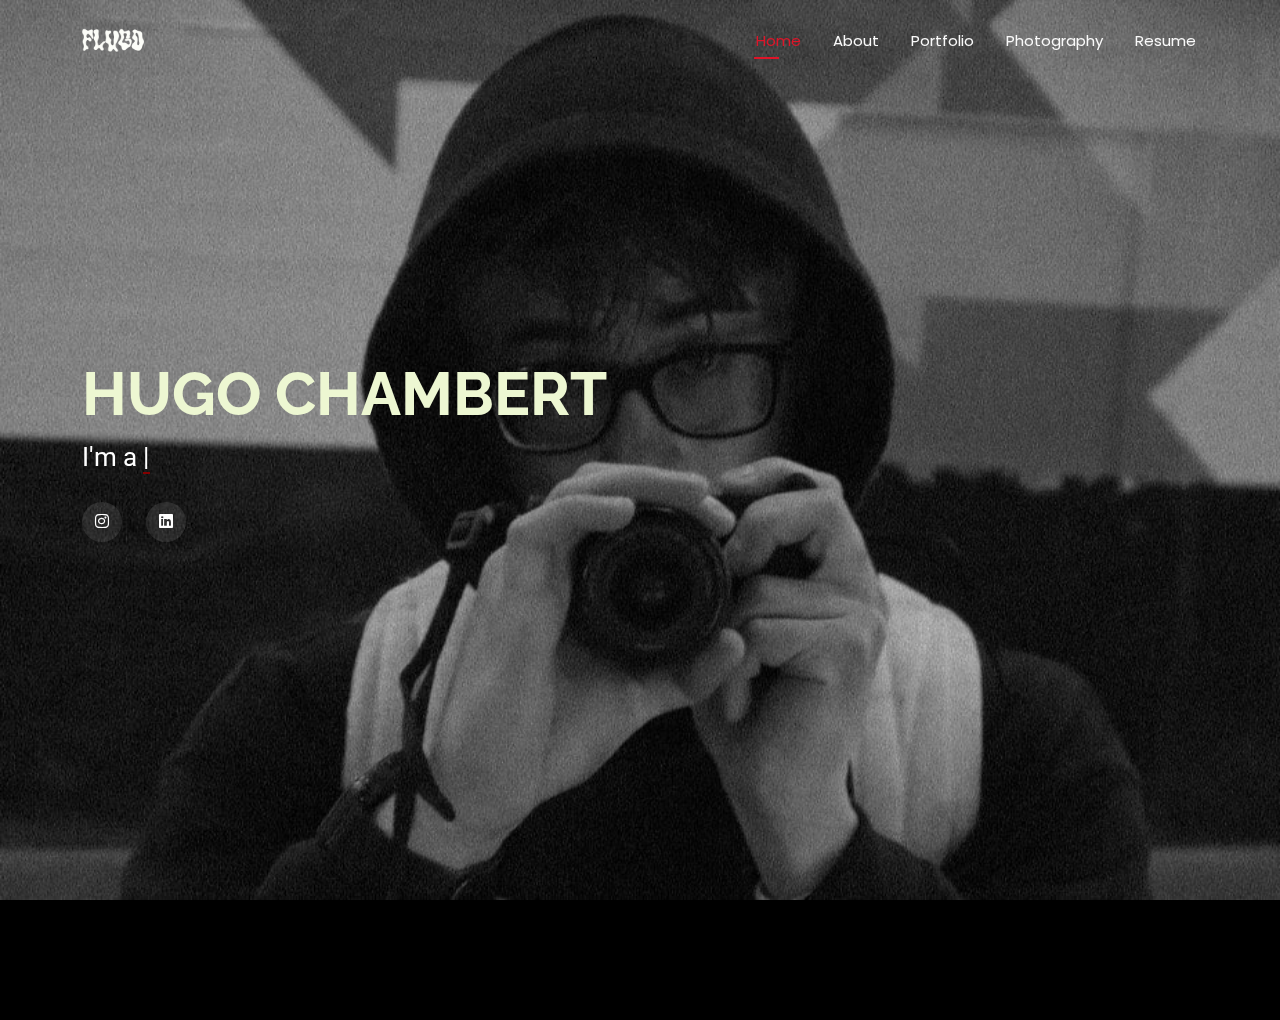
<file: index.html>
<!DOCTYPE html>
<html lang="en">

<head>
  <meta charset="utf-8">
  <meta content="width=device-width, initial-scale=1.0" name="viewport">
  <title>FLUGO [PORTFOLIO]</title>
  <meta name="description" content="">
  <meta name="keywords" content="">

  <!-- Fonts -->
  <link href="https://fonts.googleapis.com" rel="preconnect">
  <link href="https://fonts.gstatic.com" rel="preconnect" crossorigin>
  <link href="https://fonts.googleapis.com/css2?family=Roboto:ital,wght@0,100;0,300;0,400;0,500;0,700;0,900;1,100;1,300;1,400;1,500;1,700;1,900&family=Poppins:ital,wght@0,100;0,200;0,300;0,400;0,500;0,600;0,700;0,800;0,900;1,100;1,200;1,300;1,400;1,500;1,600;1,700;1,800;1,900&family=Raleway:ital,wght@0,100;0,200;0,300;0,400;0,500;0,600;0,700;0,800;0,900;1,100;1,200;1,300;1,400;1,500;1,600;1,700;1,800;1,900&display=swap" rel="stylesheet">

  <!-- CSS Files -->
  <link href="assets/vendor/bootstrap/css/bootstrap.min.css" rel="stylesheet">
  <link href="assets/vendor/bootstrap-icons/bootstrap-icons.css" rel="stylesheet">
  <link href="assets/vendor/aos/aos.css" rel="stylesheet">
  <link href="assets/vendor/swiper/swiper-bundle.min.css" rel="stylesheet">
  <link href="assets/vendor/glightbox/css/glightbox.min.css" rel="stylesheet">

  <!-- Main CSS File -->
  <link href="assets/css/main.css" rel="stylesheet">
</head>

<body class="index-page">

  <header id="header" class="header d-flex align-items-center fixed-top">
    <div class="container-fluid container-xl position-relative d-flex align-items-center justify-content-between">

      <a href="index.html" class="logo d-flex align-items-center">
        <img src="assets/img/fugo.png" alt="">
      </a>

      <nav id="navmenu" class="navmenu">
        <ul>
          <li><a href="index.html" class="active">Home</a></li>
          <li><a href="about.html">About</a></li>
          <li><a href="portfolio.html">Portfolio</a></li>
          <li><a href="services.html">Photography</a></li>
          <li><a href="resume.html">Resume</a></li>
        </ul>
        <i class="mobile-nav-toggle d-xl-none bi bi-list"></i>
      </nav>

    </div>
  </header>

  <main class="main">

    <!-- Hero Section -->
    <section id="hero" class="hero section dark-background">

      <img src="assets/img/hero-bg-min.JPG" alt="" data-aos="fade-in">

      <div class="container" data-aos="zoom-out" data-aos-delay="100">
        <h2>HUGO CHAMBERT</h2>
        <p>I'm a <span class="typed" data-typed-items="Designer, Developer, Collaborator, Photographer">Photographer</span><span class="typed-cursor typed-cursor--blink"></span></p>
        <div class="social-links">
          <a href="https://www.instagram.com/ugo.chambert?igsh=anR5MGJsaDJobnV0&utm_source=qr"><i class="bi bi-instagram"></i></a>
          <a href="https://www.linkedin.com/in/hugo-chambert-a82566297?utm_source=share&utm_campaign=sha-re_via&utm_content=profile&utm_medium=ios_app"><i class="bi bi-linkedin"></i></a>
        </div>
      </div>

    </section><!-- /Hero Section -->

  </main>
  
  <section>
  <div class="page-header"></div>  
  </section>
  
  <!-- Scroll Top -->
  <a href="#" id="scroll-top" class="scroll-top d-flex align-items-center justify-content-center"><i class="bi bi-arrow-up-short"></i></a>

  <!-- Preloader -->
  <div id="preloader"></div>
  
  <!-- Vendor JS Files -->
  <script src="assets/vendor/bootstrap/js/bootstrap.bundle.min.js"></script>
  <script src="assets/vendor/php-email-form/validate.js"></script>
  <script src="assets/vendor/aos/aos.js"></script>
  <script src="assets/vendor/typed.js/typed.umd.js"></script>
  <script src="assets/vendor/purecounter/purecounter_vanilla.js"></script>
  <script src="assets/vendor/waypoints/noframework.waypoints.js"></script>
  <script src="assets/vendor/swiper/swiper-bundle.min.js"></script>
  <script src="assets/vendor/glightbox/js/glightbox.min.js"></script>
  <script src="assets/vendor/imagesloaded/imagesloaded.pkgd.min.js"></script>
  <script src="assets/vendor/isotope-layout/isotope.pkgd.min.js"></script>

  <!-- Main JS File -->
  <script src="assets/js/main.js"></script>

</body>

</html>
</file>
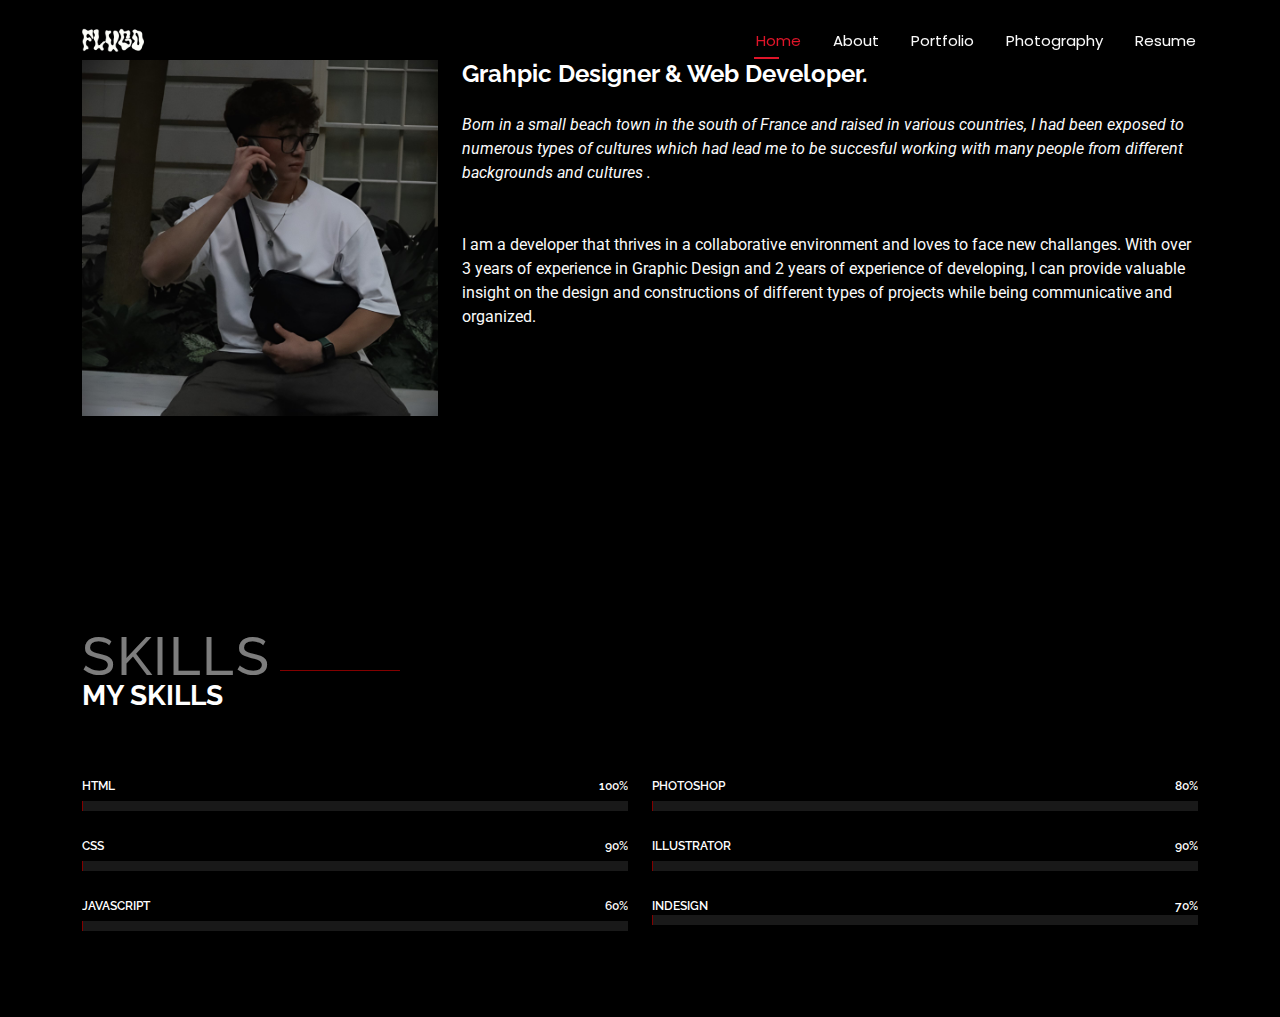
<file: about.html>
<!DOCTYPE html>
<html lang="en">

<head>
  <meta charset="utf-8">
  <meta content="width=device-width, initial-scale=1.0" name="viewport">
  <title>FLUGO [PORTFOLIO]</title>
  <meta name="description" content="">
  <meta name="keywords" content="">

  <!-- Fonts -->
  <link href="https://fonts.googleapis.com" rel="preconnect">
  <link href="https://fonts.gstatic.com" rel="preconnect" crossorigin>
  <link href="https://fonts.googleapis.com/css2?family=Roboto:ital,wght@0,100;0,300;0,400;0,500;0,700;0,900;1,100;1,300;1,400;1,500;1,700;1,900&family=Poppins:ital,wght@0,100;0,200;0,300;0,400;0,500;0,600;0,700;0,800;0,900;1,100;1,200;1,300;1,400;1,500;1,600;1,700;1,800;1,900&family=Raleway:ital,wght@0,100;0,200;0,300;0,400;0,500;0,600;0,700;0,800;0,900;1,100;1,200;1,300;1,400;1,500;1,600;1,700;1,800;1,900&display=swap" rel="stylesheet">

  <!-- Vendor CSS Files -->
  <link href="assets/vendor/bootstrap/css/bootstrap.min.css" rel="stylesheet">
  <link href="assets/vendor/bootstrap-icons/bootstrap-icons.css" rel="stylesheet">
  <link href="assets/vendor/aos/aos.css" rel="stylesheet">
  <link href="assets/vendor/swiper/swiper-bundle.min.css" rel="stylesheet">
  <link href="assets/vendor/glightbox/css/glightbox.min.css" rel="stylesheet">

  <!-- Main CSS File -->
  <link href="assets/css/main.css" rel="stylesheet">
</head>

<body class="about-page">

  <header id="header" class="header d-flex align-items-center fixed-top">
    <div class="container-fluid container-xl position-relative d-flex align-items-center justify-content-between">

      <a href="index.html" class="logo d-flex align-items-center">
        <!-- Uncomment the line below if you also wish to use an image logo -->
        <img src="assets/img/fugo.png" alt="">
        <!-- <img class="sitename" img src="assets/img/fugo.png"></img> -->
      </a>

      <nav id="navmenu" class="navmenu">
        <nav id="navmenu" class="navmenu">
          <ul>
            <li><a href="index.html" class="active">Home</a></li>
            <li><a href="about.html">About</a></li>
            <li><a href="portfolio.html">Portfolio</a></li>
            <li><a href="services.html">Photography</a></li>
            <li><a href="resume.html">Resume</a></li>
          </ul>
          <i class="mobile-nav-toggle d-xl-none bi bi-list"></i>
        </nav>
      </nav>

    </div>
  </header>

  <main class="main"></main>
  <!-- Page Title -->
  
    </div><!-- End Page Title -->

    <!-- About Section -->
    <section id="about" class="about section">

      <div class="container" data-aos="fade-up" data-aos-delay="100">
        <div class="row gy-4 justify-content-center">
          <div class="col-lg-4">
            <img src="assets/img/profile-img.jpg" class="img-fluid" alt="">
          </div>
          <div class="col-lg-8 content">
            <h2>Grahpic Designer &amp; Web Developer.</h2>
            <p class="fst-italic py-3">
              Born in a small beach town in the south of France and raised in various countries, I had been exposed to numerous types of cultures which had lead me to be succesful working with many people from different backgrounds and cultures . 
            </p>
            
            <p class="py-3">
              I am a developer that thrives in a collaborative environment and loves to face new challanges. With over 3 years of experience in Graphic Design and 2 years of experience of developing, I can provide valuable insight on the design and constructions of different types of projects while being communicative and organized.
            </p>
          </div>
        </div>

      </div>

    </section><!-- /About Section -->

    <!-- Stats Section -->
    <section id="stats" class="stats section">

    </section><!-- /Stats Section -->

    <!-- Skills Section -->
    <section id="skills" class="skills section">

      <!-- Section Title -->
      <div class="container section-title" data-aos="fade-up">
        <h2>Skills</h2>
        <div><span>My</span> <span class="description-title">Skills</span></div>
      </div><!-- End Section Title -->

      <div class="container" data-aos="fade-up" data-aos-delay="100">

        <div class="row skills-content skills-animation">

          <div class="col-lg-6">

            <div class="progress">
              <span class="skill"><span>HTML</span> <i class="val">100%</i></span>
              <div class="progress-bar-wrap">
                <div class="progress-bar" role="progressbar" aria-valuenow="100" aria-valuemin="0" aria-valuemax="100"></div>
              </div>
            </div><!-- End Skills Item -->

            <div class="progress">
              <span class="skill"><span>CSS</span> <i class="val">90%</i></span>
              <div class="progress-bar-wrap">
                <div class="progress-bar" role="progressbar" aria-valuenow="90" aria-valuemin="0" aria-valuemax="100"></div>
              </div>
            </div><!-- End Skills Item -->

            <div class="progress">
              <span class="skill"><span>JavaScript</span> <i class="val">60%</i></span>
              <div class="progress-bar-wrap">
                <div class="progress-bar" role="progressbar" aria-valuenow="75" aria-valuemin="0" aria-valuemax="100"></div>
              </div>
            </div><!-- End Skills Item -->

          </div>

          <div class="col-lg-6">

            <div class="progress">
              <span class="skill"><span>Photoshop</span> <i class="val">80%</i></span>
              <div class="progress-bar-wrap">
                <div class="progress-bar" role="progressbar" aria-valuenow="80" aria-valuemin="0" aria-valuemax="100"></div>
              </div>
            </div><!-- End Skills Item -->

            <div class="progress">
              <span class="skill"><span>Illustrator</span> <i class="val">90%</i></span>
              <div class="progress-bar-wrap">
                <div class="progress-bar" role="progressbar" aria-valuenow="90" aria-valuemin="0" aria-valuemax="100"></div>
              </div>
            </div><!-- End Skills Item -->

            <div class="progress">
              <span class="skill"><span>Indesign<span> <i class="val">70%</i></span>
              <div class="progress-bar-wrap">
                <div class="progress-bar" role="progressbar" aria-valuenow="55" aria-valuemin="0" aria-valuemax="100"></div>
              </div>
            </div><!-- End Skills Item -->

          </div>

        </div>

      </div>

    </section><!-- /Skills Section -->
    

  </main>

  <!-- Scroll Top -->
  <a href="#" id="scroll-top" class="scroll-top d-flex align-items-center justify-content-center"><i class="bi bi-arrow-up-short"></i></a>

  <!-- Preloader -->
  <div id="preloader"></div>

  <!-- Vendor JS Files -->
  <script src="assets/vendor/bootstrap/js/bootstrap.bundle.min.js"></script>
  <script src="assets/vendor/php-email-form/validate.js"></script>
  <script src="assets/vendor/aos/aos.js"></script>
  <script src="assets/vendor/typed.js/typed.umd.js"></script>
  <script src="assets/vendor/purecounter/purecounter_vanilla.js"></script>
  <script src="assets/vendor/waypoints/noframework.waypoints.js"></script>
  <script src="assets/vendor/swiper/swiper-bundle.min.js"></script>
  <script src="assets/vendor/glightbox/js/glightbox.min.js"></script>
  <script src="assets/vendor/imagesloaded/imagesloaded.pkgd.min.js"></script>
  <script src="assets/vendor/isotope-layout/isotope.pkgd.min.js"></script>

  <!-- Main JS File -->
  <script src="assets/js/main.js"></script>

</body>

</html>
</file>
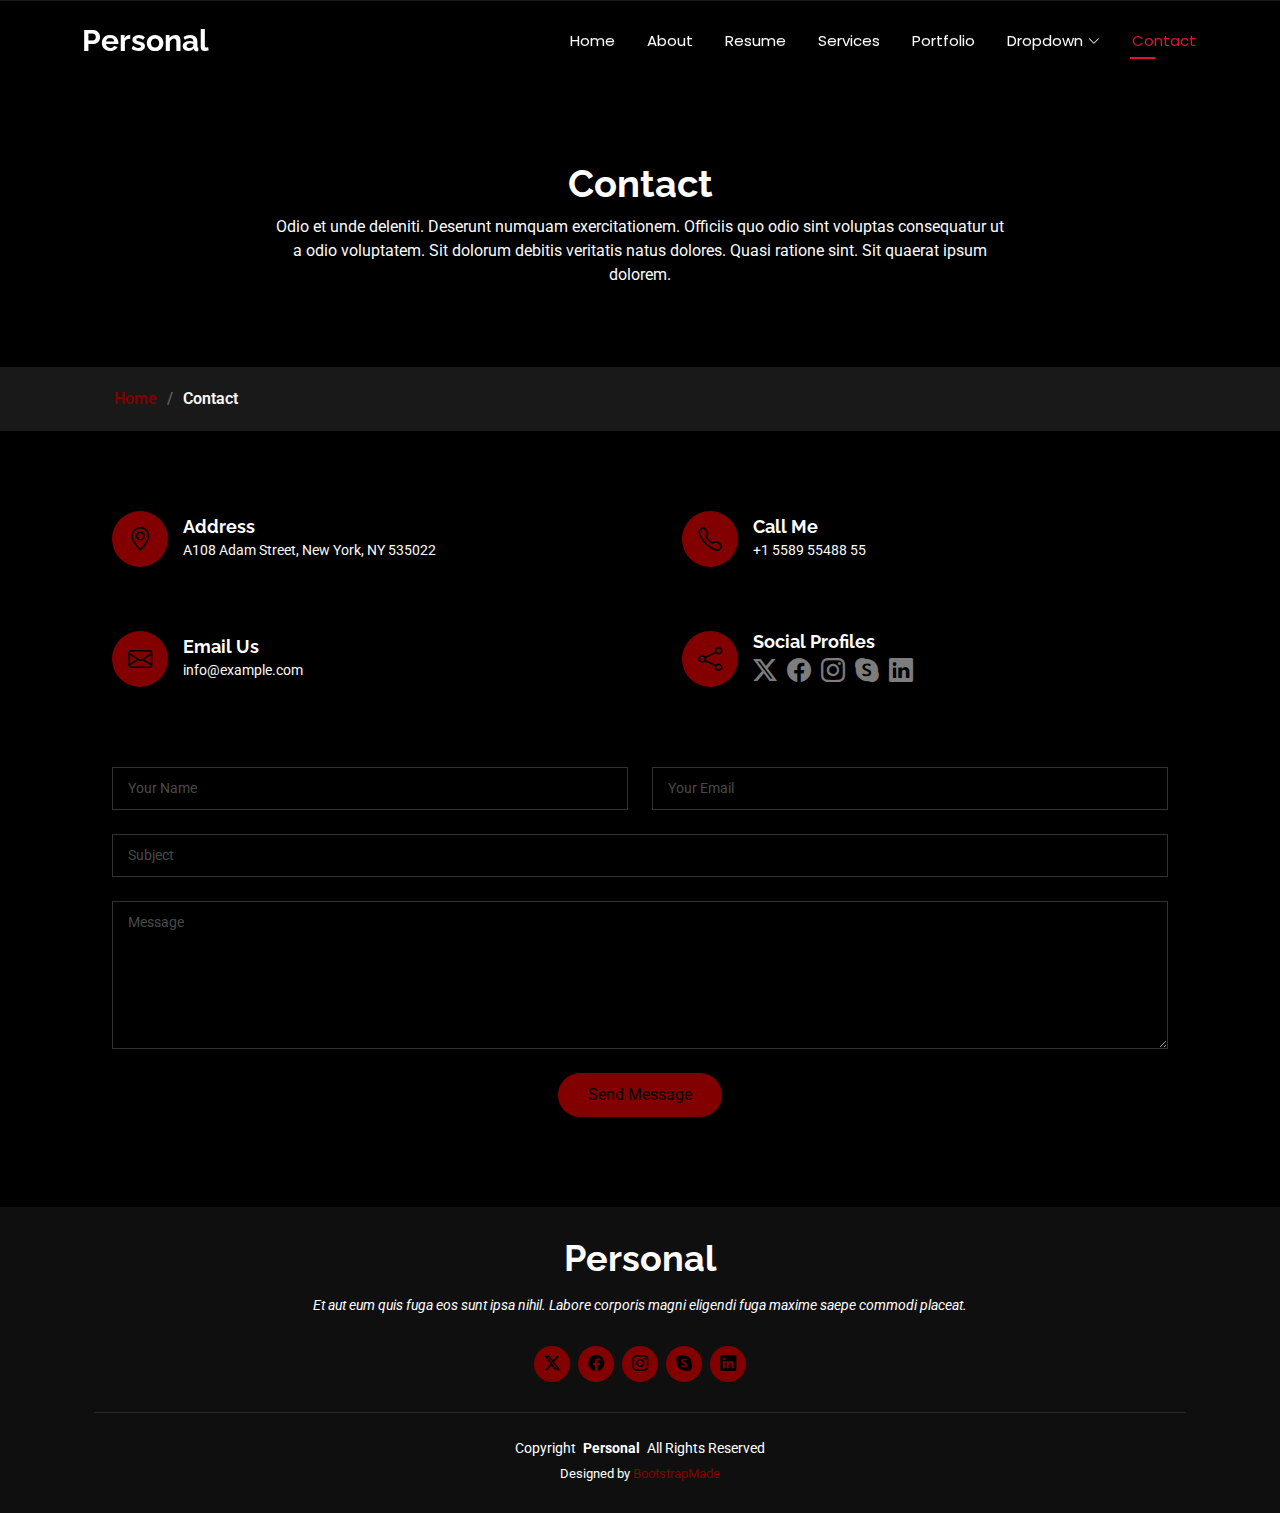
<file: contact.html>
<!DOCTYPE html>
<html lang="en">

<head>
  <meta charset="utf-8">
  <meta content="width=device-width, initial-scale=1.0" name="viewport">
  <title>Contact - Personal Bootstrap Template</title>
  <meta name="description" content="">
  <meta name="keywords" content="">

  <!-- Favicons -->
  <link href="assets/img/favicon.png" rel="icon">
  <link href="assets/img/apple-touch-icon.png" rel="apple-touch-icon">

  <!-- Fonts -->
  <link href="https://fonts.googleapis.com" rel="preconnect">
  <link href="https://fonts.gstatic.com" rel="preconnect" crossorigin>
  <link href="https://fonts.googleapis.com/css2?family=Roboto:ital,wght@0,100;0,300;0,400;0,500;0,700;0,900;1,100;1,300;1,400;1,500;1,700;1,900&family=Poppins:ital,wght@0,100;0,200;0,300;0,400;0,500;0,600;0,700;0,800;0,900;1,100;1,200;1,300;1,400;1,500;1,600;1,700;1,800;1,900&family=Raleway:ital,wght@0,100;0,200;0,300;0,400;0,500;0,600;0,700;0,800;0,900;1,100;1,200;1,300;1,400;1,500;1,600;1,700;1,800;1,900&display=swap" rel="stylesheet">

  <!-- Vendor CSS Files -->
  <link href="assets/vendor/bootstrap/css/bootstrap.min.css" rel="stylesheet">
  <link href="assets/vendor/bootstrap-icons/bootstrap-icons.css" rel="stylesheet">
  <link href="assets/vendor/aos/aos.css" rel="stylesheet">
  <link href="assets/vendor/swiper/swiper-bundle.min.css" rel="stylesheet">
  <link href="assets/vendor/glightbox/css/glightbox.min.css" rel="stylesheet">

  <!-- Main CSS File -->
  <link href="assets/css/main.css" rel="stylesheet">

  <!-- =======================================================
  * Template Name: Personal
  * Template URL: https://bootstrapmade.com/personal-free-resume-bootstrap-template/
  * Updated: Aug 07 2024 with Bootstrap v5.3.3
  * Author: BootstrapMade.com
  * License: https://bootstrapmade.com/license/
  ======================================================== -->
</head>

<body class="contact-page">

  <header id="header" class="header d-flex align-items-center fixed-top">
    <div class="container-fluid container-xl position-relative d-flex align-items-center justify-content-between">

      <a href="index.html" class="logo d-flex align-items-center">
        <!-- Uncomment the line below if you also wish to use an image logo -->
        <!-- <img src="assets/img/logo.png" alt=""> -->
        <h1 class="sitename">Personal</h1>
      </a>

      <nav id="navmenu" class="navmenu">
        <ul>
          <li><a href="index.html">Home</a></li>
          <li><a href="about.html">About</a></li>
          <li><a href="resume.html">Resume</a></li>
          <li><a href="services.html">Services</a></li>
          <li><a href="portfolio.html">Portfolio</a></li>
          <li class="dropdown"><a href="#"><span>Dropdown</span> <i class="bi bi-chevron-down toggle-dropdown"></i></a>
            <ul>
              <li><a href="#">Dropdown 1</a></li>
              <li class="dropdown"><a href="#"><span>Deep Dropdown</span> <i class="bi bi-chevron-down toggle-dropdown"></i></a>
                <ul>
                  <li><a href="#">Deep Dropdown 1</a></li>
                  <li><a href="#">Deep Dropdown 2</a></li>
                  <li><a href="#">Deep Dropdown 3</a></li>
                  <li><a href="#">Deep Dropdown 4</a></li>
                  <li><a href="#">Deep Dropdown 5</a></li>
                </ul>
              </li>
              <li><a href="#">Dropdown 2</a></li>
              <li><a href="#">Dropdown 3</a></li>
              <li><a href="#">Dropdown 4</a></li>
            </ul>
          </li>
          <li><a href="contact.html" class="active">Contact</a></li>
        </ul>
        <i class="mobile-nav-toggle d-xl-none bi bi-list"></i>
      </nav>

    </div>
  </header>

  <main class="main">

    <!-- Page Title -->
    <div class="page-title" data-aos="fade">
      <div class="heading">
        <div class="container">
          <div class="row d-flex justify-content-center text-center">
            <div class="col-lg-8">
              <h1>Contact</h1>
              <p class="mb-0">Odio et unde deleniti. Deserunt numquam exercitationem. Officiis quo odio sint voluptas consequatur ut a odio voluptatem. Sit dolorum debitis veritatis natus dolores. Quasi ratione sint. Sit quaerat ipsum dolorem.</p>
            </div>
          </div>
        </div>
      </div>
      <nav class="breadcrumbs">
        <div class="container">
          <ol>
            <li><a href="index.html">Home</a></li>
            <li class="current">Contact</li>
          </ol>
        </div>
      </nav>
    </div><!-- End Page Title -->

    <!-- Contact Section -->
    <section id="contact" class="contact section">

      <div class="container" data-aos="fade-up" data-aos-delay="100">

        <div class="row gy-4">

          <div class="col-md-6">
            <div class="info-item d-flex align-items-center" data-aos="fade-up" data-aos-delay="200">
              <i class="icon bi bi-geo-alt flex-shrink-0"></i>
              <div>
                <h3>Address</h3>
                <p>A108 Adam Street, New York, NY 535022</p>
              </div>
            </div>
          </div><!-- End Info Item -->

          <div class="col-md-6">
            <div class="info-item d-flex align-items-center" data-aos="fade-up" data-aos-delay="300">
              <i class="icon bi bi-telephone flex-shrink-0"></i>
              <div>
                <h3>Call Me</h3>
                <p>+1 5589 55488 55</p>
              </div>
            </div>
          </div><!-- End Info Item -->

          <div class="col-md-6">
            <div class="info-item d-flex align-items-center" data-aos="fade-up" data-aos-delay="400">
              <i class="icon bi bi-envelope flex-shrink-0"></i>
              <div>
                <h3>Email Us</h3>
                <p>info@example.com</p>
              </div>
            </div>
          </div><!-- End Info Item -->

          <div class="col-md-6">
            <div class="info-item d-flex align-items-center" data-aos="fade-up" data-aos-delay="500">
              <i class="icon bi bi-share flex-shrink-0"></i>
              <div>
                <h3>Social Profiles</h3>
                <div class="social-links">
                  <a href="#"><i class="bi bi-twitter-x"></i></a>
                  <a href="#"><i class="bi bi-facebook"></i></a>
                  <a href="#"><i class="bi bi-instagram"></i></a>
                  <a href="#"><i class="bi bi-skype"></i></a>
                  <a href="#"><i class="bi bi-linkedin"></i></a>
                </div>
              </div>
            </div>
          </div><!-- End Info Item -->

        </div>

        <form action="forms/contact.php" method="post" class="php-email-form" data-aos="fade-up" data-aos-delay="600">
          <div class="row gy-4">

            <div class="col-md-6">
              <input type="text" name="name" class="form-control" placeholder="Your Name" required="">
            </div>

            <div class="col-md-6 ">
              <input type="email" class="form-control" name="email" placeholder="Your Email" required="">
            </div>

            <div class="col-md-12">
              <input type="text" class="form-control" name="subject" placeholder="Subject" required="">
            </div>

            <div class="col-md-12">
              <textarea class="form-control" name="message" rows="6" placeholder="Message" required=""></textarea>
            </div>

            <div class="col-md-12 text-center">
              <div class="loading">Loading</div>
              <div class="error-message"></div>
              <div class="sent-message">Your message has been sent. Thank you!</div>

              <button type="submit">Send Message</button>
            </div>

          </div>
        </form><!-- End Contact Form -->

      </div>

    </section><!-- /Contact Section -->

  </main>

  <footer id="footer" class="footer dark-background">
    <div class="container">
      <h3 class="sitename">Personal</h3>
      <p>Et aut eum quis fuga eos sunt ipsa nihil. Labore corporis magni eligendi fuga maxime saepe commodi placeat.</p>
      <div class="social-links d-flex justify-content-center">
        <a href=""><i class="bi bi-twitter-x"></i></a>
        <a href=""><i class="bi bi-facebook"></i></a>
        <a href=""><i class="bi bi-instagram"></i></a>
        <a href=""><i class="bi bi-skype"></i></a>
        <a href=""><i class="bi bi-linkedin"></i></a>
      </div>
      <div class="container">
        <div class="copyright">
          <span>Copyright</span> <strong class="px-1 sitename">Personal</strong> <span>All Rights Reserved</span>
        </div>
        <div class="credits">
          <!-- All the links in the footer should remain intact. -->
          <!-- You can delete the links only if you've purchased the pro version. -->
          <!-- Licensing information: https://bootstrapmade.com/license/ -->
          <!-- Purchase the pro version with working PHP/AJAX contact form: [buy-url] -->
          Designed by <a href="https://bootstrapmade.com/">BootstrapMade</a>
        </div>
      </div>
    </div>
  </footer>

  <!-- Scroll Top -->
  <a href="#" id="scroll-top" class="scroll-top d-flex align-items-center justify-content-center"><i class="bi bi-arrow-up-short"></i></a>

  <!-- Preloader -->
  <div id="preloader"></div>

  <!-- Vendor JS Files -->
  <script src="assets/vendor/bootstrap/js/bootstrap.bundle.min.js"></script>
  <script src="assets/vendor/php-email-form/validate.js"></script>
  <script src="assets/vendor/aos/aos.js"></script>
  <script src="assets/vendor/typed.js/typed.umd.js"></script>
  <script src="assets/vendor/purecounter/purecounter_vanilla.js"></script>
  <script src="assets/vendor/waypoints/noframework.waypoints.js"></script>
  <script src="assets/vendor/swiper/swiper-bundle.min.js"></script>
  <script src="assets/vendor/glightbox/js/glightbox.min.js"></script>
  <script src="assets/vendor/imagesloaded/imagesloaded.pkgd.min.js"></script>
  <script src="assets/vendor/isotope-layout/isotope.pkgd.min.js"></script>

  <!-- Main JS File -->
  <script src="assets/js/main.js"></script>

</body>

</html>
</file>
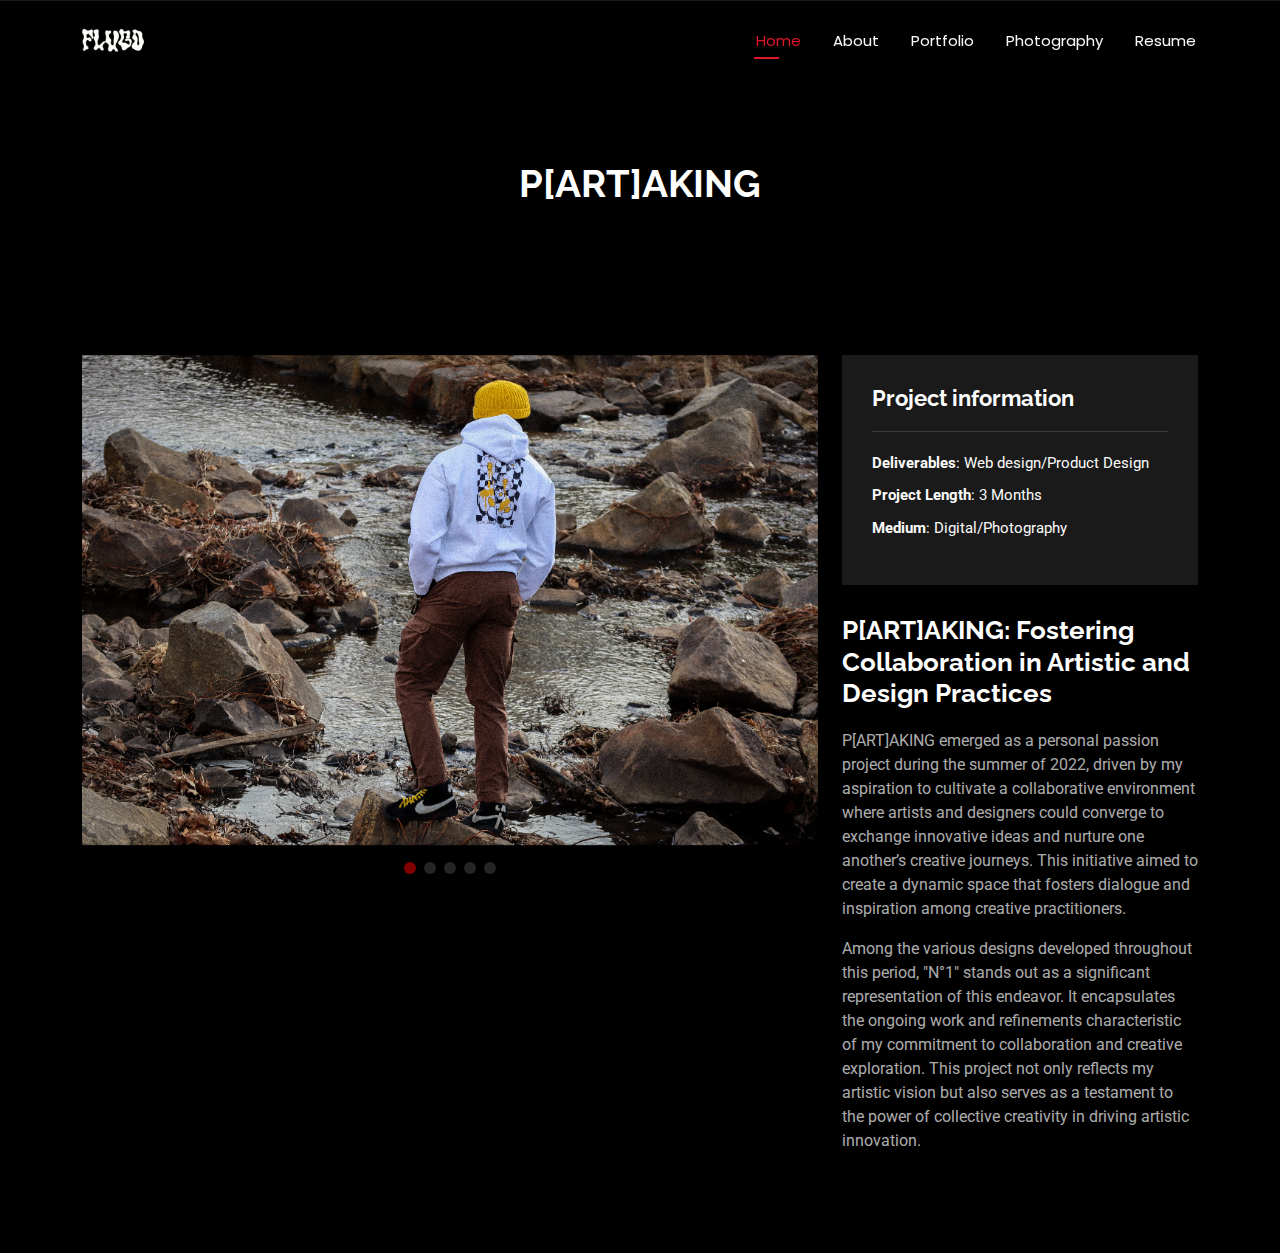
<file: portfolio-details.html>
<!DOCTYPE html>
<html lang="en">

<head>
  <meta charset="utf-8">
  <meta content="width=device-width, initial-scale=1.0" name="viewport">
  <title>Resume - Personal Bootstrap Template</title>
  <meta name="description" content="">
  <meta name="keywords" content="">

  <!-- Favicons -->
  <link href="assets/img/favicon.png" rel="icon">
  <link href="assets/img/apple-touch-icon.png" rel="apple-touch-icon">

  <!-- Fonts -->
  <link href="https://fonts.googleapis.com" rel="preconnect">
  <link href="https://fonts.gstatic.com" rel="preconnect" crossorigin>
  <link href="https://fonts.googleapis.com/css2?family=Roboto:ital,wght@0,100;0,300;0,400;0,500;0,700;0,900;1,100;1,300;1,400;1,500;1,700;1,900&family=Poppins:ital,wght@0,100;0,200;0,300;0,400;0,500;0,600;0,700;0,800;0,900;1,100;1,200;1,300;1,400;1,500;1,600;1,700;1,800;1,900&family=Raleway:ital,wght@0,100;0,200;0,300;0,400;0,500;0,600;0,700;0,800;0,900;1,100;1,200;1,300;1,400;1,500;1,600;1,700;1,800;1,900&display=swap" rel="stylesheet">

  <!-- Vendor CSS Files -->
  <link href="assets/vendor/bootstrap/css/bootstrap.min.css" rel="stylesheet">
  <link href="assets/vendor/bootstrap-icons/bootstrap-icons.css" rel="stylesheet">
  <link href="assets/vendor/aos/aos.css" rel="stylesheet">
  <link href="assets/vendor/swiper/swiper-bundle.min.css" rel="stylesheet">
  <link href="assets/vendor/glightbox/css/glightbox.min.css" rel="stylesheet">

  <!-- Main CSS File -->
  <link href="assets/css/main.css" rel="stylesheet">
</head>

<body class="resume-page">

  <header id="header" class="header d-flex align-items-center fixed-top">
    <div class="container-fluid container-xl position-relative d-flex align-items-center justify-content-between">

      <a href="index.html" class="logo d-flex align-items-center">
        <!-- Uncomment the line below if you also wish to use an image logo -->
        <img src="assets/img/fugo.png" alt="">
        <!-- <img class="sitename" img src="assets/img/fugo.png"></img> -->
      </a>

      <nav id="navmenu" class="navmenu">
        <ul>
          <li><a href="index.html" class="active">Home</a></li>
          <li><a href="about.html">About</a></li>
          <li><a href="portfolio.html">Portfolio</a></li>
          <li><a href="services.html">Photography</a></li>
          <li><a href="resume.html">Resume</a></li>
        </ul>
        <i class="mobile-nav-toggle d-xl-none bi bi-list"></i>
      </nav>

    </div>
  </header>

  <main class="main">

    <!-- Page Title -->
    <div class="page-title" data-aos="fade">
      <div class="heading">
        <div class="container">
          <div class="row d-flex justify-content-center text-center">
            <div class="col-lg-8">
              <h1 id="portfolio-title">P[ART]AKING</h1>
            </div>
          </div>
        </div>
      </div>
    </div><!-- End Page Title -->

    <!-- Portfolio Details Section -->
    <section id="portfolio-details" class="portfolio-details section">

      <div class="container" data-aos="fade-up" data-aos-delay="100">

        <div class="row gy-4">

          <div class="col-lg-8">
            <div class="portfolio-details-slider swiper init-swiper">

              <script type="application/json" class="swiper-config">
                {
                  "loop": true,
                  "speed": 600,
                  "autoplay": {
                    "delay": 5000
                  },
                  "slidesPerView": "auto",
                  "pagination": {
                    "el": ".swiper-pagination",
                    "type": "bullets",
                    "clickable": true
                  }
                }
              </script>

              <div class="swiper-wrapper align-items-center">

                <div class="swiper-slide">
                  <img src="assets/img/portfolio/partaking2-min.JPG" alt="">
                </div>

                <div class="swiper-slide">
                  <img src="assets/img/portfolio/partaking3-min.JPG" alt="">
                </div>

                <div class="swiper-slide">
                  <img src="assets/img/portfolio/partaking4-min.JPG" alt="">
                </div>
                
                <div class="swiper-slide">
                  <img src="assets/img/portfolio/partaking5-min.JPG" alt="">
                </div>

                <div class="swiper-slide">
                  <img src="assets/img/portfolio/partaking6-min.JPG" alt="">
                </div>

              </div>
              <div class="swiper-pagination"></div>
            </div>
          </div>

          <div class="col-lg-4">
            <div class="portfolio-info" data-aos="fade-up" data-aos-delay="200">
              <h3>Project information</h3>
              <ul>
                <li><strong>Deliverables</strong>: Web design/Product Design</li>
                <li><strong>Project Length</strong>: 3 Months</li>
                <li><strong>Medium</strong>: Digital/Photography</li>
              </ul>
            </div>
            <div class="portfolio-description" data-aos="fade-up" data-aos-delay="300">
              <h2>P[ART]AKING: Fostering Collaboration in Artistic and Design Practices</h2>
              <p>
                P[ART]AKING emerged as a personal passion project during the summer of 2022, driven by my aspiration to cultivate a collaborative environment where artists and designers could converge to exchange innovative ideas and nurture one another’s creative journeys. This initiative aimed to create a dynamic space that fosters dialogue and inspiration among creative practitioners.
              </p>
              <p>
              Among the various designs developed throughout this period, "N°1" stands out as a significant representation of this endeavor. It encapsulates the ongoing work and refinements characteristic of my commitment to collaboration and creative exploration. This project not only reflects my artistic vision but also serves as a testament to the power of collective creativity in driving artistic innovation.
              </p>



              </p>
            </div>
          </div>
          <div id="portfolio-detail-img">
          
          </div>
        </div>

      </div>

    </section><!-- /Portfolio Details Section -->

  </main>

  <!-- Scroll Top -->
  <a href="#" id="scroll-top" class="scroll-top d-flex align-items-center justify-content-center"><i class="bi bi-arrow-up-short"></i></a>

  <!-- Preloader -->
  <div id="preloader"></div>

  <!-- Vendor JS Files -->
  <script src="assets/vendor/bootstrap/js/bootstrap.bundle.min.js"></script>
  <script src="assets/vendor/php-email-form/validate.js"></script>
  <script src="assets/vendor/aos/aos.js"></script>
  <script src="assets/vendor/typed.js/typed.umd.js"></script>
  <script src="assets/vendor/purecounter/purecounter_vanilla.js"></script>
  <script src="assets/vendor/waypoints/noframework.waypoints.js"></script>
  <script src="assets/vendor/swiper/swiper-bundle.min.js"></script>
  <script src="assets/vendor/glightbox/js/glightbox.min.js"></script>
  <script src="assets/vendor/imagesloaded/imagesloaded.pkgd.min.js"></script>
  <script src="assets/vendor/isotope-layout/isotope.pkgd.min.js"></script>

  <!-- Main JS File -->
  <script src="assets/js/main.js"></script>

</body>

</html>
</file>
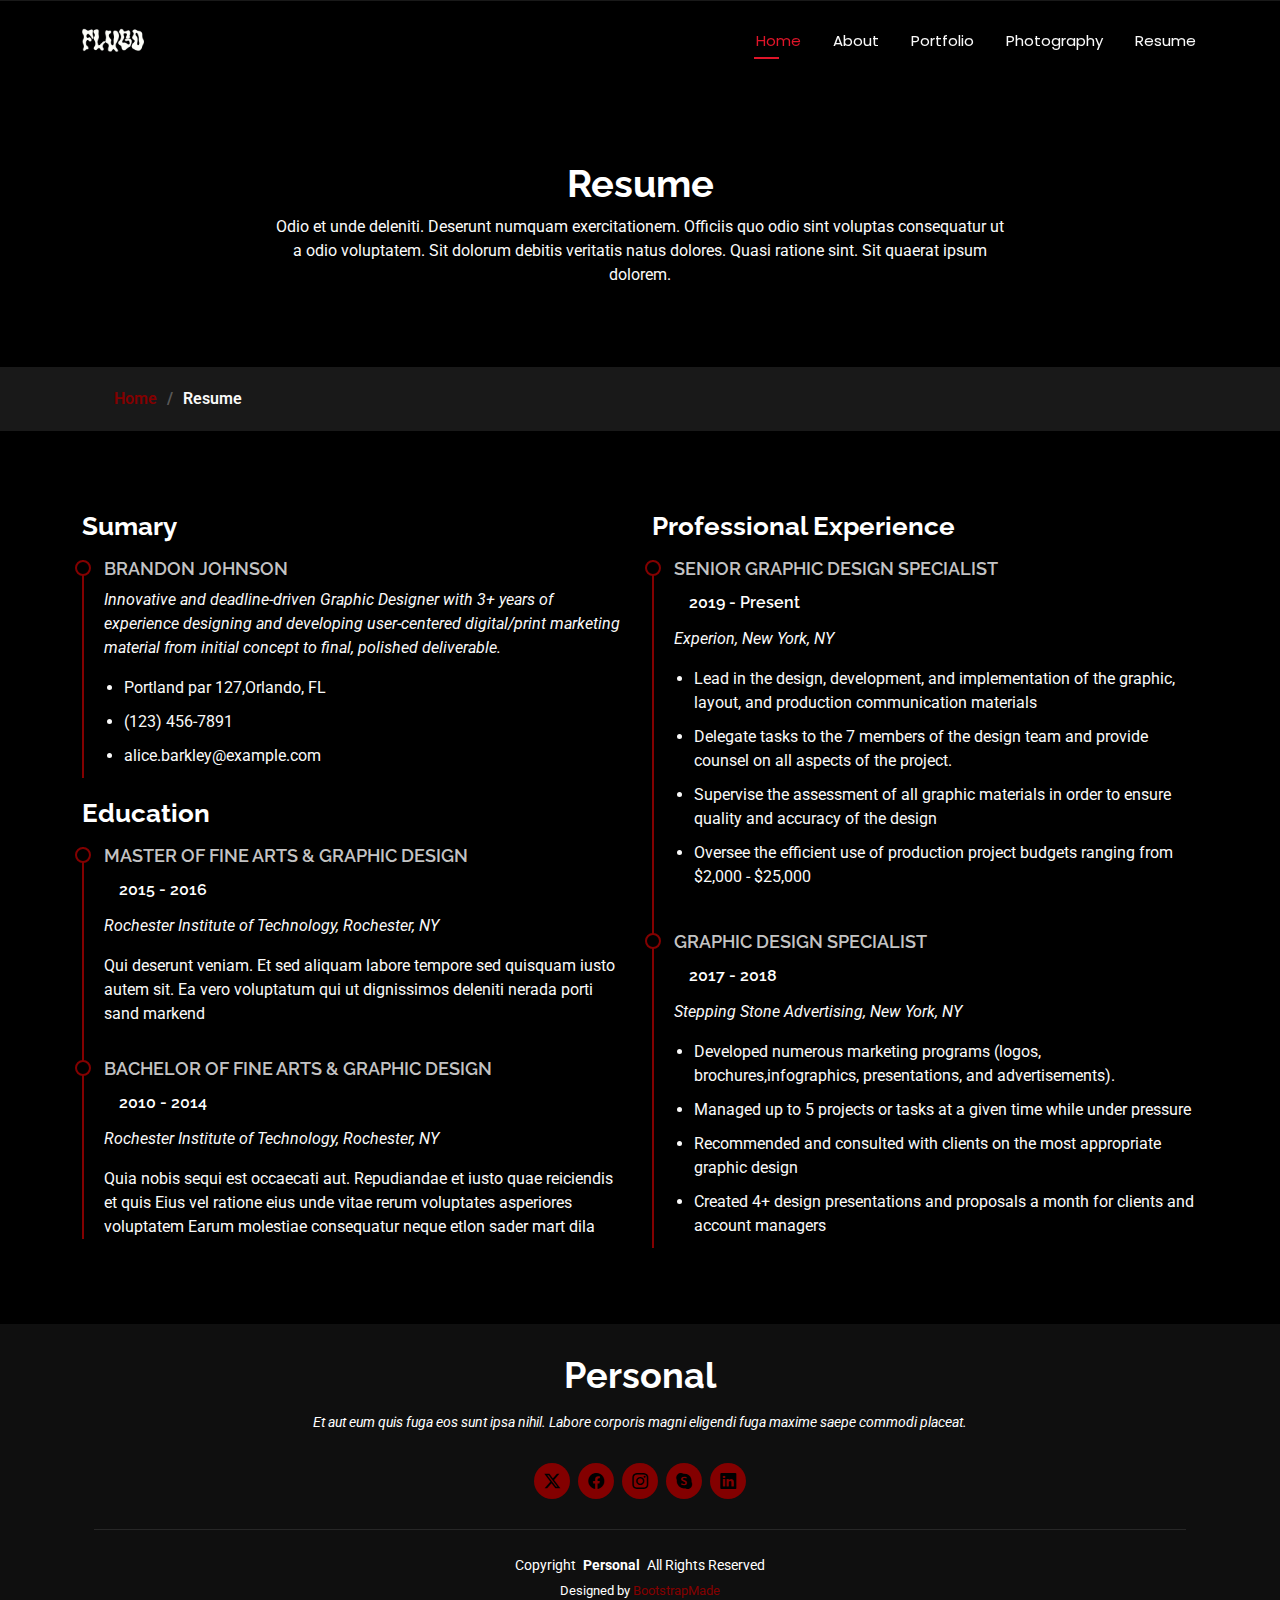
<file: resume.html>
<!DOCTYPE html>
<html lang="en">

<head>
  <meta charset="utf-8">
  <meta content="width=device-width, initial-scale=1.0" name="viewport">
  <title>Resume - Personal Bootstrap Template</title>
  <meta name="description" content="">
  <meta name="keywords" content="">

  <!-- Favicons -->
  <link href="assets/img/favicon.png" rel="icon">
  <link href="assets/img/apple-touch-icon.png" rel="apple-touch-icon">

  <!-- Fonts -->
  <link href="https://fonts.googleapis.com" rel="preconnect">
  <link href="https://fonts.gstatic.com" rel="preconnect" crossorigin>
  <link href="https://fonts.googleapis.com/css2?family=Roboto:ital,wght@0,100;0,300;0,400;0,500;0,700;0,900;1,100;1,300;1,400;1,500;1,700;1,900&family=Poppins:ital,wght@0,100;0,200;0,300;0,400;0,500;0,600;0,700;0,800;0,900;1,100;1,200;1,300;1,400;1,500;1,600;1,700;1,800;1,900&family=Raleway:ital,wght@0,100;0,200;0,300;0,400;0,500;0,600;0,700;0,800;0,900;1,100;1,200;1,300;1,400;1,500;1,600;1,700;1,800;1,900&display=swap" rel="stylesheet">

  <!-- Vendor CSS Files -->
  <link href="assets/vendor/bootstrap/css/bootstrap.min.css" rel="stylesheet">
  <link href="assets/vendor/bootstrap-icons/bootstrap-icons.css" rel="stylesheet">
  <link href="assets/vendor/aos/aos.css" rel="stylesheet">
  <link href="assets/vendor/swiper/swiper-bundle.min.css" rel="stylesheet">
  <link href="assets/vendor/glightbox/css/glightbox.min.css" rel="stylesheet">

  <!-- Main CSS File -->
  <link href="assets/css/main.css" rel="stylesheet">

  <!-- =======================================================
  * Template Name: Personal
  * Template URL: https://bootstrapmade.com/personal-free-resume-bootstrap-template/
  * Updated: Aug 07 2024 with Bootstrap v5.3.3
  * Author: BootstrapMade.com
  * License: https://bootstrapmade.com/license/
  ======================================================== -->
</head>

<body class="resume-page">

  <header id="header" class="header d-flex align-items-center fixed-top">
    <div class="container-fluid container-xl position-relative d-flex align-items-center justify-content-between">

      <a href="index.html" class="logo d-flex align-items-center">
        <!-- Uncomment the line below if you also wish to use an image logo -->
        <img src="assets/img/fugo.png" alt="">
        <!-- <img class="sitename" img src="assets/img/fugo.png"></img> -->
      </a>

      <nav id="navmenu" class="navmenu">
        <ul>
          <li><a href="index.html" class="active">Home</a></li>
          <li><a href="about.html">About</a></li>
          <li><a href="portfolio.html">Portfolio</a></li>
          <li><a href="services.html">Photography</a></li>
          <li><a href="resume.html">Resume</a></li>
        </ul>
        <i class="mobile-nav-toggle d-xl-none bi bi-list"></i>
      </nav>

    </div>
  </header>

  <main class="main">

    <!-- Page Title -->
    <div class="page-title" data-aos="fade">
      <div class="heading">
        <div class="container">
          <div class="row d-flex justify-content-center text-center">
            <div class="col-lg-8">
              <h1>Resume</h1>
              <p class="mb-0">Odio et unde deleniti. Deserunt numquam exercitationem. Officiis quo odio sint voluptas consequatur ut a odio voluptatem. Sit dolorum debitis veritatis natus dolores. Quasi ratione sint. Sit quaerat ipsum dolorem.</p>
            </div>
          </div>
        </div>
      </div>
      <nav class="breadcrumbs">
        <div class="container">
          <ol>
            <li><a href="index.html">Home</a></li>
            <li class="current">Resume</li>
          </ol>
        </div>
      </nav>
    </div><!-- End Page Title -->

    <!-- Resume Section -->
    <section id="resume" class="resume section">

      <div class="container">

        <div class="row">

          <div class="col-lg-6" data-aos="fade-up" data-aos-delay="100">
            <h3 class="resume-title">Sumary</h3>

            <div class="resume-item pb-0">
              <h4>Brandon Johnson</h4>
              <p><em>Innovative and deadline-driven Graphic Designer with 3+ years of experience designing and developing user-centered digital/print marketing material from initial concept to final, polished deliverable.</em></p>
              <ul>
                <li>Portland par 127,Orlando, FL</li>
                <li>(123) 456-7891</li>
                <li>alice.barkley@example.com</li>
              </ul>
            </div><!-- Edn Resume Item -->

            <h3 class="resume-title">Education</h3>
            <div class="resume-item">
              <h4>Master of Fine Arts &amp; Graphic Design</h4>
              <h5>2015 - 2016</h5>
              <p><em>Rochester Institute of Technology, Rochester, NY</em></p>
              <p>Qui deserunt veniam. Et sed aliquam labore tempore sed quisquam iusto autem sit. Ea vero voluptatum qui ut dignissimos deleniti nerada porti sand markend</p>
            </div><!-- Edn Resume Item -->

            <div class="resume-item">
              <h4>Bachelor of Fine Arts &amp; Graphic Design</h4>
              <h5>2010 - 2014</h5>
              <p><em>Rochester Institute of Technology, Rochester, NY</em></p>
              <p>Quia nobis sequi est occaecati aut. Repudiandae et iusto quae reiciendis et quis Eius vel ratione eius unde vitae rerum voluptates asperiores voluptatem Earum molestiae consequatur neque etlon sader mart dila</p>
            </div><!-- Edn Resume Item -->

          </div>

          <div class="col-lg-6" data-aos="fade-up" data-aos-delay="200">
            <h3 class="resume-title">Professional Experience</h3>
            <div class="resume-item">
              <h4>Senior graphic design specialist</h4>
              <h5>2019 - Present</h5>
              <p><em>Experion, New York, NY </em></p>
              <ul>
                <li>Lead in the design, development, and implementation of the graphic, layout, and production communication materials</li>
                <li>Delegate tasks to the 7 members of the design team and provide counsel on all aspects of the project. </li>
                <li>Supervise the assessment of all graphic materials in order to ensure quality and accuracy of the design</li>
                <li>Oversee the efficient use of production project budgets ranging from $2,000 - $25,000</li>
              </ul>
            </div><!-- Edn Resume Item -->

            <div class="resume-item">
              <h4>Graphic design specialist</h4>
              <h5>2017 - 2018</h5>
              <p><em>Stepping Stone Advertising, New York, NY</em></p>
              <ul>
                <li>Developed numerous marketing programs (logos, brochures,infographics, presentations, and advertisements).</li>
                <li>Managed up to 5 projects or tasks at a given time while under pressure</li>
                <li>Recommended and consulted with clients on the most appropriate graphic design</li>
                <li>Created 4+ design presentations and proposals a month for clients and account managers</li>
              </ul>
            </div><!-- Edn Resume Item -->

          </div>

        </div>

      </div>

    </section><!-- /Resume Section -->

  </main>

  <footer id="footer" class="footer dark-background">
    <div class="container">
      <h3 class="sitename">Personal</h3>
      <p>Et aut eum quis fuga eos sunt ipsa nihil. Labore corporis magni eligendi fuga maxime saepe commodi placeat.</p>
      <div class="social-links d-flex justify-content-center">
        <a href=""><i class="bi bi-twitter-x"></i></a>
        <a href=""><i class="bi bi-facebook"></i></a>
        <a href=""><i class="bi bi-instagram"></i></a>
        <a href=""><i class="bi bi-skype"></i></a>
        <a href=""><i class="bi bi-linkedin"></i></a>
      </div>
      <div class="container">
        <div class="copyright">
          <span>Copyright</span> <strong class="px-1 sitename">Personal</strong> <span>All Rights Reserved</span>
        </div>
        <div class="credits">
          <!-- All the links in the footer should remain intact. -->
          <!-- You can delete the links only if you've purchased the pro version. -->
          <!-- Licensing information: https://bootstrapmade.com/license/ -->
          <!-- Purchase the pro version with working PHP/AJAX contact form: [buy-url] -->
          Designed by <a href="https://bootstrapmade.com/">BootstrapMade</a>
        </div>
      </div>
    </div>
  </footer>

  <!-- Scroll Top -->
  <a href="#" id="scroll-top" class="scroll-top d-flex align-items-center justify-content-center"><i class="bi bi-arrow-up-short"></i></a>

  <!-- Preloader -->
  <div id="preloader"></div>

  <!-- Vendor JS Files -->
  <script src="assets/vendor/bootstrap/js/bootstrap.bundle.min.js"></script>
  <script src="assets/vendor/php-email-form/validate.js"></script>
  <script src="assets/vendor/aos/aos.js"></script>
  <script src="assets/vendor/typed.js/typed.umd.js"></script>
  <script src="assets/vendor/purecounter/purecounter_vanilla.js"></script>
  <script src="assets/vendor/waypoints/noframework.waypoints.js"></script>
  <script src="assets/vendor/swiper/swiper-bundle.min.js"></script>
  <script src="assets/vendor/glightbox/js/glightbox.min.js"></script>
  <script src="assets/vendor/imagesloaded/imagesloaded.pkgd.min.js"></script>
  <script src="assets/vendor/isotope-layout/isotope.pkgd.min.js"></script>

  <!-- Main JS File -->
  <script src="assets/js/main.js"></script>

</body>

</html>
</file>
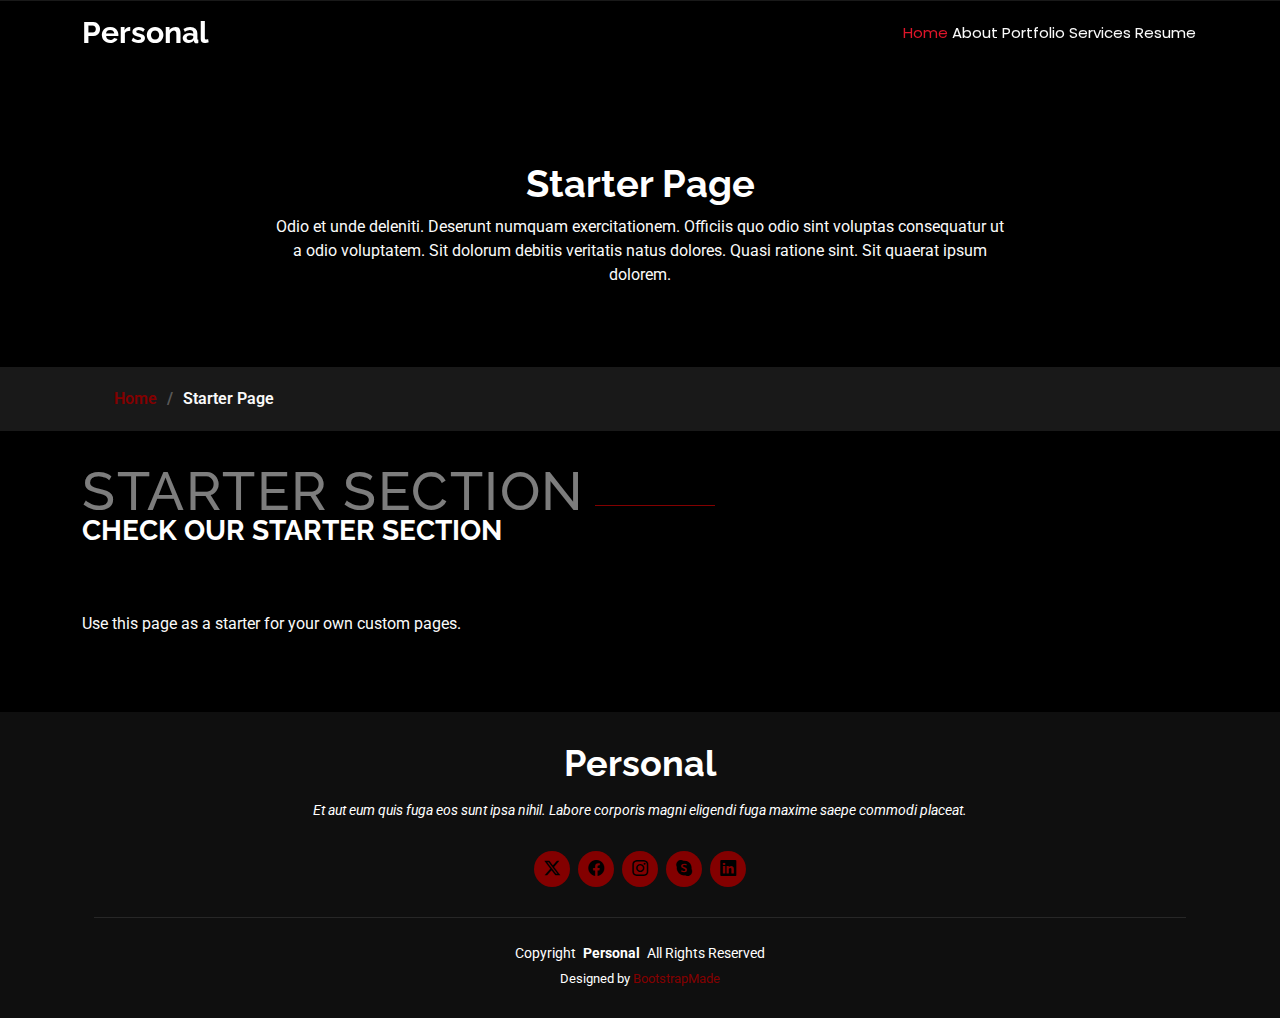
<file: starter-page.html>
<!DOCTYPE html>
<html lang="en">

<head>
  <meta charset="utf-8">
  <meta content="width=device-width, initial-scale=1.0" name="viewport">
  <title>Starter Page - Personal Bootstrap Template</title>
  <meta name="description" content="">
  <meta name="keywords" content="">

  <!-- Favicons -->
  <link href="assets/img/favicon.png" rel="icon">
  <link href="assets/img/apple-touch-icon.png" rel="apple-touch-icon">

  <!-- Fonts -->
  <link href="https://fonts.googleapis.com" rel="preconnect">
  <link href="https://fonts.gstatic.com" rel="preconnect" crossorigin>
  <link href="https://fonts.googleapis.com/css2?family=Roboto:ital,wght@0,100;0,300;0,400;0,500;0,700;0,900;1,100;1,300;1,400;1,500;1,700;1,900&family=Poppins:ital,wght@0,100;0,200;0,300;0,400;0,500;0,600;0,700;0,800;0,900;1,100;1,200;1,300;1,400;1,500;1,600;1,700;1,800;1,900&family=Raleway:ital,wght@0,100;0,200;0,300;0,400;0,500;0,600;0,700;0,800;0,900;1,100;1,200;1,300;1,400;1,500;1,600;1,700;1,800;1,900&display=swap" rel="stylesheet">

  <!-- Vendor CSS Files -->
  <link href="assets/vendor/bootstrap/css/bootstrap.min.css" rel="stylesheet">
  <link href="assets/vendor/bootstrap-icons/bootstrap-icons.css" rel="stylesheet">
  <link href="assets/vendor/aos/aos.css" rel="stylesheet">
  <link href="assets/vendor/swiper/swiper-bundle.min.css" rel="stylesheet">
  <link href="assets/vendor/glightbox/css/glightbox.min.css" rel="stylesheet">

  <!-- Main CSS File -->
  <link href="assets/css/main.css" rel="stylesheet">


</head>

<body class="starter-page-page">

  <header id="header" class="header d-flex align-items-center fixed-top">
    <div class="container-fluid container-xl position-relative d-flex align-items-center justify-content-between">

      <a href="index.html" class="logo d-flex align-items-center">
        <!-- Uncomment the line below if you also wish to use an image logo -->
        <!-- <img src="assets/img/logo.png" alt=""> -->
        <h1 class="sitename">Personal</h1>
      </a>

      <nav id="navmenu" class="navmenu">
        <ul>
          <ul>
            <li><a href="index.html" class="active">Home</a></li>
            <li><a href="about.html">About</a></li>
            <li><a href="portfolio.html">Portfolio</a></li>
            <li><a href="services.html">Services</a></li>
            <li><a href="resume.html">Resume</a></li>
          </ul>
          <i class="mobile-nav-toggle d-xl-none bi bi-list"></i>
      </nav>

    </div>
  </header>

  <main class="main">

    <!-- Page Title -->
    <div class="page-title" data-aos="fade">
      <div class="heading">
        <div class="container">
          <div class="row d-flex justify-content-center text-center">
            <div class="col-lg-8">
              <h1>Starter Page</h1>
              <p class="mb-0">Odio et unde deleniti. Deserunt numquam exercitationem. Officiis quo odio sint voluptas consequatur ut a odio voluptatem. Sit dolorum debitis veritatis natus dolores. Quasi ratione sint. Sit quaerat ipsum dolorem.</p>
            </div>
          </div>
        </div>
      </div>
      <nav class="breadcrumbs">
        <div class="container">
          <ol>
            <li><a href="index.html">Home</a></li>
            <li class="current">Starter Page</li>
          </ol>
        </div>
      </nav>
    </div><!-- End Page Title -->

    <!-- Starter Section Section -->
    <section id="starter-section" class="starter-section section">

      <!-- Section Title -->
      <div class="container section-title" data-aos="fade-up">
        <h2>Starter Section</h2>
        <div><span>Check Our</span> <span class="description-title">Starter Section</span></div>
      </div><!-- End Section Title -->

      <div class="container" data-aos="fade-up">
        <p>Use this page as a starter for your own custom pages.</p>
      </div>

    </section><!-- /Starter Section Section -->

  </main>

  <footer id="footer" class="footer dark-background">
    <div class="container">
      <h3 class="sitename">Personal</h3>
      <p>Et aut eum quis fuga eos sunt ipsa nihil. Labore corporis magni eligendi fuga maxime saepe commodi placeat.</p>
      <div class="social-links d-flex justify-content-center">
        <a href=""><i class="bi bi-twitter-x"></i></a>
        <a href=""><i class="bi bi-facebook"></i></a>
        <a href=""><i class="bi bi-instagram"></i></a>
        <a href=""><i class="bi bi-skype"></i></a>
        <a href=""><i class="bi bi-linkedin"></i></a>
      </div>
      <div class="container">
        <div class="copyright">
          <span>Copyright</span> <strong class="px-1 sitename">Personal</strong> <span>All Rights Reserved</span>
        </div>
        <div class="credits">
          <!-- All the links in the footer should remain intact. -->
          <!-- You can delete the links only if you've purchased the pro version. -->
          <!-- Licensing information: https://bootstrapmade.com/license/ -->
          <!-- Purchase the pro version with working PHP/AJAX contact form: [buy-url] -->
          Designed by <a href="https://bootstrapmade.com/">BootstrapMade</a>
        </div>
      </div>
    </div>
  </footer>

  <!-- Scroll Top -->
  <a href="#" id="scroll-top" class="scroll-top d-flex align-items-center justify-content-center"><i class="bi bi-arrow-up-short"></i></a>

  <!-- Preloader -->
  <div id="preloader"></div>

  <!-- Vendor JS Files -->
  <script src="assets/vendor/bootstrap/js/bootstrap.bundle.min.js"></script>
  <script src="assets/vendor/php-email-form/validate.js"></script>
  <script src="assets/vendor/aos/aos.js"></script>
  <script src="assets/vendor/typed.js/typed.umd.js"></script>
  <script src="assets/vendor/purecounter/purecounter_vanilla.js"></script>
  <script src="assets/vendor/waypoints/noframework.waypoints.js"></script>
  <script src="assets/vendor/swiper/swiper-bundle.min.js"></script>
  <script src="assets/vendor/glightbox/js/glightbox.min.js"></script>
  <script src="assets/vendor/imagesloaded/imagesloaded.pkgd.min.js"></script>
  <script src="assets/vendor/isotope-layout/isotope.pkgd.min.js"></script>

  <!-- Main JS File -->
  <script src="assets/js/main.js"></script>

</body>

</html>
</file>
<file: assets/css/main.css>
/* Fonts */
:root {
  --default-font: "Roboto",  system-ui, -apple-system, "Segoe UI", Roboto, "Helvetica Neue", Arial, "Noto Sans", "Liberation Sans", sans-serif, "Apple Color Emoji", "Segoe UI Emoji", "Segoe UI Symbol", "Noto Color Emoji";
  --heading-font: "Raleway",  sans-serif;
  --nav-font: "Poppins",  sans-serif;
}

/* Global Colors - The following color variables are used throughout the website. Updating them here will change the color scheme of the entire website */
:root { 
  --background-color: #000000; /* Background color for the entire website, including individual sections */
  --default-color: #fafafa; /* Default color used for the majority of the text content across the entire website */
  --heading-color: #ffffff; /* Color for headings, subheadings and title throughout the website */
  --accent-color: #830000; /* Accent color that represents your brand on the website. It's used for buttons, links, and other elements that need to stand out */
  --surface-color: #1a1a1a; /* The surface color is used as a background of boxed elements within sections, such as cards, icon boxes, or other elements that require a visual separation from the global background. */
  --contrast-color: #000000; /* Contrast color for text, ensuring readability against backgrounds of accent, heading, or default colors. */
}

/* Nav Menu Colors - The following color variables are used specifically for the navigation menu. They are separate from the global colors to allow for more customization options */
:root {
  --nav-color: #fafafa;  /* The default color of the main navmenu links */
  --nav-hover-color: #df1529; /* Applied to main navmenu links when they are hovered over or active */
  --nav-mobile-background-color: #1a1a1a; /* Used as the background color for mobile navigation menu */
  --nav-dropdown-background-color: #1a1a1a; /* Used as the background color for dropdown items that appear when hovering over primary navigation items */
  --nav-dropdown-color: #fafafa; /* Used for navigation links of the dropdown items in the navigation menu. */
  --nav-dropdown-hover-color: #df1529; /* Similar to --nav-hover-color, this color is applied to dropdown navigation links when they are hovered over. */
}

/* Color Presets - These classes override global colors when applied to any section or element, providing reuse of the sam color scheme. */

.light-background {
  --background-color: #1a1a1a;
  --surface-color: #343434;
}

.dark-background {
  --background-color: rgba(15, 15, 15, 0.975);
  --default-color: #ffffff;
  --heading-color: #ffffff;
  --surface-color: #292929f9;
  --contrast-color: #000000;
}

/* Smooth scroll */
:root {
  scroll-behavior: smooth;
}

/*--------------------------------------------------------------
# General Styling & Shared Classes
--------------------------------------------------------------*/
body {
  color: var(--default-color);
  background-color: var(--background-color);
  font-family: var(--default-font);
}

a {
  color: var(--accent-color);
  text-decoration: none;
  transition: 0.3s;
}

a:hover {
  color: color-mix(in srgb, var(--accent-color), transparent 25%);
  text-decoration: none;
}

h1,
h2,
h3,
h4,
h5,
h6 {
  color: var(--heading-color);
  font-family: var(--heading-font);
}

/* PHP Email Form Messages
------------------------------*/
.php-email-form .error-message {
  display: none;
  background: #df1529;
  color: #ffffff;
  text-align: left;
  padding: 15px;
  margin-bottom: 24px;
  font-weight: 600;
}

.php-email-form .sent-message {
  display: none;
  color: #ffffff;
  background: #059652;
  text-align: center;
  padding: 15px;
  margin-bottom: 24px;
  font-weight: 600;
}

.php-email-form .loading {
  display: none;
  background: var(--surface-color);
  text-align: center;
  padding: 15px;
  margin-bottom: 24px;
}

.php-email-form .loading:before {
  content: "";
  display: inline-block;
  border-radius: 50%;
  width: 24px;
  height: 24px;
  margin: 0 10px -6px 0;
  border: 3px solid var(--accent-color);
  border-top-color: var(--surface-color);
  animation: php-email-form-loading 1s linear infinite;
}

@keyframes php-email-form-loading {
  0% {
    transform: rotate(0deg);
  }

  100% {
    transform: rotate(360deg);
  }
}

/*--------------------------------------------------------------
# Global Header
--------------------------------------------------------------*/
.header {
  --background-color: rgba(0, 0, 0, 0);
  color: var(--default-color);
  background-color: var(--background-color);
  padding: 15px 0;
  transition: all 0.5s;
  z-index: 997;
}

.header .logo {
  line-height: 1;
}

.header .logo img {
  max-height: 32px;
  margin-right: 8px;
}

.header .logo h1 {
  font-size: 30px;
  margin: 0;
  font-weight: 700;
  color: var(--heading-color);
}

.scrolled .header {
  box-shadow: 0px 0 18px rgba(0, 0, 0, 0.1);
}

/* Global Header on Scroll
------------------------------*/
.scrolled .header {
  --background-color: rgba(0, 0, 0, 0.8);
}

/*--------------------------------------------------------------
# Navigation Menu
--------------------------------------------------------------*/
/* Desktop Navigation */
@media (min-width: 1200px) {
  .navmenu {
    padding: 0;
  }

  .navmenu ul {
    margin: 0;
    padding: 0;
    display: flex;
    list-style: none;
    align-items: center;
  }

  .navmenu li {
    position: relative;
  }

  .navmenu>ul>li {
    white-space: nowrap;
    padding: 15px 14px;
  }

  .navmenu>ul>li:last-child {
    padding-right: 0;
  }

  .navmenu a,
  .navmenu a:focus {
    color: var(--nav-color);
    font-size: 15px;
    padding: 0 2px;
    font-family: var(--nav-font);
    font-weight: 400;
    display: flex;
    align-items: center;
    justify-content: space-between;
    white-space: nowrap;
    transition: 0.3s;
    position: relative;
  }

  .navmenu a i,
  .navmenu a:focus i {
    font-size: 12px;
    line-height: 0;
    margin-left: 5px;
    transition: 0.3s;
  }

  .navmenu>ul>li>a:before {
    content: "";
    position: absolute;
    height: 2px;
    bottom: -6px;
    left: 0;
    background-color: var(--nav-hover-color);
    visibility: hidden;
    width: 0px;
    transition: all 0.3s ease-in-out 0s;
  }

  .navmenu a:hover:before,
  .navmenu li:hover>a:before,
  .navmenu .active:before {
    visibility: visible;
    width: 25px;
  }

  .navmenu li:hover>a,
  .navmenu .active,
  .navmenu .active:focus {
    color: var(--nav-hover-color);
  }

  .navmenu .dropdown ul {
    margin: 0;
    padding: 10px 0;
    background: var(--nav-dropdown-background-color);
    display: block;
    position: absolute;
    visibility: hidden;
    left: 14px;
    top: 130%;
    opacity: 0;
    transition: 0.3s;
    border-radius: 4px;
    z-index: 99;
    box-shadow: 0px 0px 30px rgba(0, 0, 0, 0.1);
  }

  .navmenu .dropdown ul li {
    min-width: 200px;
  }

  .navmenu .dropdown ul a {
    padding: 10px 20px;
    font-size: 15px;
    text-transform: none;
    color: var(--nav-dropdown-color);
  }

  .navmenu .dropdown ul a i {
    font-size: 12px;
  }

  .navmenu .dropdown ul a:hover,
  .navmenu .dropdown ul .active:hover,
  .navmenu .dropdown ul li:hover>a {
    color: var(--nav-dropdown-hover-color);
  }

  .navmenu .dropdown:hover>ul {
    opacity: 1;
    top: 100%;
    visibility: visible;
  }

  .navmenu .dropdown .dropdown ul {
    top: 0;
    left: -90%;
    visibility: hidden;
  }

  .navmenu .dropdown .dropdown:hover>ul {
    opacity: 1;
    top: 0;
    left: -100%;
    visibility: visible;
  }
}

/* Mobile Navigation */
@media (max-width: 1199px) {
  .mobile-nav-toggle {
    color: var(--nav-color);
    font-size: 28px;
    line-height: 0;
    margin-right: 10px;
    cursor: pointer;
    transition: color 0.3s;
  }

  .navmenu {
    padding: 0;
    z-index: 9997;
  }

  .navmenu ul {
    display: none;
    list-style: none;
    position: absolute;
    inset: 60px 20px 20px 20px;
    padding: 10px 0;
    margin: 0;
    border-radius: 6px;
    background-color: var(--nav-mobile-background-color);
    border: 1px solid color-mix(in srgb, var(--default-color), transparent 90%);
    box-shadow: none;
    overflow-y: auto;
    transition: 0.3s;
    z-index: 9998;
  }

  .navmenu a,
  .navmenu a:focus {
    color: var(--nav-dropdown-color);
    padding: 10px 20px;
    font-family: var(--nav-font);
    font-size: 17px;
    font-weight: 500;
    display: flex;
    align-items: center;
    justify-content: space-between;
    white-space: nowrap;
    transition: 0.3s;
  }

  .navmenu a i,
  .navmenu a:focus i {
    font-size: 12px;
    line-height: 0;
    margin-left: 5px;
    width: 30px;
    height: 30px;
    display: flex;
    align-items: center;
    justify-content: center;
    border-radius: 50%;
    transition: 0.3s;
    background-color: color-mix(in srgb, var(--accent-color), transparent 90%);
  }

  .navmenu a i:hover,
  .navmenu a:focus i:hover {
    background-color: var(--accent-color);
    color: var(--contrast-color);
  }

  .navmenu a:hover,
  .navmenu .active,
  .navmenu .active:focus {
    color: var(--nav-dropdown-hover-color);
  }

  .navmenu .active i,
  .navmenu .active:focus i {
    background-color: var(--accent-color);
    color: var(--contrast-color);
    transform: rotate(180deg);
  }

  .navmenu .dropdown ul {
    position: static;
    display: none;
    z-index: 99;
    padding: 10px 0;
    margin: 10px 20px;
    background-color: var(--nav-dropdown-background-color);
    transition: all 0.5s ease-in-out;
  }

  .navmenu .dropdown ul ul {
    background-color: rgba(33, 37, 41, 0.1);
  }

  .navmenu .dropdown>.dropdown-active {
    display: block;
    background-color: rgba(33, 37, 41, 0.03);
  }

  .mobile-nav-active {
    overflow: hidden;
  }

  .mobile-nav-active .mobile-nav-toggle {
    color: #fff;
    position: absolute;
    font-size: 32px;
    top: 15px;
    right: 15px;
    margin-right: 0;
    z-index: 9999;
  }

  .mobile-nav-active .navmenu {
    position: fixed;
    overflow: hidden;
    inset: 0;
    background: rgba(33, 37, 41, 0.8);
    transition: 0.3s;
  }

  .mobile-nav-active .navmenu>ul {
    display: block;
  }
}

/*--------------------------------------------------------------
# Global Footer
--------------------------------------------------------------*/
.footer {
  color: var(--default-color);
  background-color: var(--background-color);
  font-size: 14px;
  text-align: center;
  padding: 30px 0;
  position: relative;
}

.footer h3 {
  font-size: 36px;
  font-weight: 700;
  position: relative;
  padding: 0;
  margin: 0 0 15px 0;
}

.footer p {
  font-size: 15;
  font-style: italic;
  padding: 0;
  margin: 0 0 30px 0;
}

.footer .social-links {
  margin: 0 0 30px 0;
}

.footer .social-links a {
  font-size: 16px;
  display: flex;
  align-items: center;
  justify-content: center;
  background: var(--accent-color);
  color: var(--contrast-color);
  line-height: 1;
  margin: 0 4px;
  border-radius: 50%;
  text-align: center;
  width: 36px;
  height: 36px;
  transition: 0.3s;
}

.footer .social-links a:hover {
  background: color-mix(in srgb, var(--accent-color), transparent 20%);
  text-decoration: none;
}

.footer .copyright {
  padding-top: 25px;
  border-top: 1px solid color-mix(in srgb, var(--default-color), transparent 90%);
}

.footer .credits {
  font-size: 13px;
  padding-top: 5px;
}

/*--------------------------------------------------------------
# Preloader
--------------------------------------------------------------*/
#preloader {
  position: fixed;
  inset: 0;
  z-index: 999999;
  overflow: hidden;
  background: var(--background-color);
  transition: all 0.6s ease-out;
}

#preloader:before {
  content: "";
  position: fixed;
  top: calc(50% - 30px);
  left: calc(50% - 30px);
  border: 6px solid #ffffff;
  border-color: var(--accent-color) transparent var(--accent-color) transparent;
  border-radius: 50%;
  width: 60px;
  height: 60px;
  animation: animate-preloader 1.5s linear infinite;
}

@keyframes animate-preloader {
  0% {
    transform: rotate(0deg);
  }

  100% {
    transform: rotate(360deg);
  }
}

/*--------------------------------------------------------------
# Scroll Top Button
--------------------------------------------------------------*/
.scroll-top {
  position: fixed;
  visibility: hidden;
  opacity: 0;
  right: 15px;
  bottom: -15px;
  z-index: 99999;
  background-color: var(--accent-color);
  width: 44px;
  height: 44px;
  border-radius: 50px;
  transition: all 0.4s;
}

.scroll-top i {
  font-size: 24px;
  color: var(--contrast-color);
  line-height: 0;
}

.scroll-top:hover {
  background-color: color-mix(in srgb, var(--accent-color), transparent 20%);
  color: var(--contrast-color);
}

.scroll-top.active {
  visibility: visible;
  opacity: 1;
  bottom: 15px;
}

/*--------------------------------------------------------------
# Disable aos animation delay on mobile devices
--------------------------------------------------------------*/
@media screen and (max-width: 768px) {
  [data-aos-delay] {
    transition-delay: 0 !important;
  }
}

/*--------------------------------------------------------------
# Global Page Titles & Breadcrumbs
--------------------------------------------------------------*/
.page-title {
  color: var(--default-color);
  background-color: var(--background-color);
  position: relative;
}

.page-title .heading {
  padding: 160px 0 80px 0;
  border-top: 1px solid color-mix(in srgb, var(--default-color), transparent 90%);
}

.page-title .heading h1 {
  font-size: 38px;
  font-weight: 700;
}

.page-title nav {
  background-color: color-mix(in srgb, var(--default-color), transparent 90%);
  padding: 20px 0;
}

.page-title nav ol {
  display: flex;
  flex-wrap: wrap;
  list-style: none;
  margin: 0;
  font-size: 16px;
  font-weight: 600;
}

.page-title nav ol li+li {
  padding-left: 10px;
}

.page-title nav ol li+li::before {
  content: "/";
  display: inline-block;
  padding-right: 10px;
  color: color-mix(in srgb, var(--default-color), transparent 70%);
}

/*--------------------------------------------------------------
# Global Sections
--------------------------------------------------------------*/
section,
.section {
  color: var(--default-color);
  background-color: var(--background-color);
  padding: 60px 0;
  scroll-margin-top: 100px;
  overflow: clip;
}

@media (max-width: 1199px) {

  section,
  .section {
    scroll-margin-top: 66px;
  }
}

/*--------------------------------------------------------------
# Global Section Titles
--------------------------------------------------------------*/
.section-title {
  padding-bottom: 60px;
  position: relative;
}

.section-title h2 {
  font-size: 54px;
  font-weight: 500;
  padding: 0;
  line-height: 1px;
  margin: 0;
  letter-spacing: 1.5px;
  text-transform: uppercase;
  color: color-mix(in srgb, var(--default-color), transparent 50%);
  position: relative;
}

.section-title h2::after {
  content: "";
  width: 120px;
  height: 1px;
  display: inline-block;
  background: var(--accent-color);
  margin: 4px 10px;
}

.section-title div {
  color: var(--heading-color);
  margin: 0;
  margin: 0;
  font-size: 28px;
  font-weight: 700;
  text-transform: uppercase;
  font-family: var(--heading-font);
}

/*--------------------------------------------------------------
# Hero Section
--------------------------------------------------------------*/
.hero {
  width: 100%;
  min-height: 100vh;
  position: relative;
  padding: 80px 0;
  display: flex;
  align-items: center;
  justify-content: center;
}

.hero img {
  position: absolute;
  inset: 0;
  display: block;
  width: 100%;
  height: 100%;
  object-fit: cover;
  z-index: 1;
}

.hero .container {
  position: relative;
  z-index: 3;
}

.hero h2 {
  font-size: 60px;
  font-weight: 725;
  color: #EDF7D2;
}

.hero p {
  margin: 5px 0 0 0;
  font-size: 26px;
}

.hero p span {
  letter-spacing: 1px;
  border-bottom: 2px solid var(--accent-color);
}

.hero .social-links {
  margin-top: 25px;
}

.hero .social-links a {
  background-color: color-mix(in srgb, var(--default-color), transparent 90%);
  color: var(--default-color);
  font-size: 14px;
  width: 40px;
  height: 40px;
  border-radius: 50px;
  display: inline-flex;
  align-items: center;
  justify-content: center;
  margin-right: 20px;
  transition: 0.3s;
}

.hero .social-links a:hover {
  background-color: var(--accent-color);
}

@media (max-width: 768px) {
  .hero h2 {
    font-size: 32px;
  }

  .hero p {
    font-size: 20px;
  }
}

/*--------------------------------------------------------------
# About Section
--------------------------------------------------------------*/
.about .content h2 {
  font-weight: 700;
  font-size: 24px;
}

.about .content ul {
  list-style: none;
  padding: 0;
}

.about .content ul li {
  margin-bottom: 20px;
  display: flex;
  align-items: center;
}

.about .content ul strong {
  margin-right: 10px;
}

.about .content ul i {
  font-size: 16px;
  margin-right: 5px;
  color: var(--accent-color);
  line-height: 0;
}

/*--------------------------------------------------------------
# Stats Section
--------------------------------------------------------------*/
.stats i {
  background-color: var(--surface-color);
  color: var(--accent-color);
  box-shadow: 0px 2px 25px rgba(0, 0, 0, 0.1);
  width: 54px;
  height: 54px;
  font-size: 24px;
  border-radius: 50px;
  border: 2px solid var(--background-color);
  display: inline-flex;
  align-items: center;
  justify-content: center;
  position: relative;
  z-index: 1;
}

.stats .stats-item {
  background-color: var(--surface-color);
  margin-top: -27px;
  padding: 30px 30px 25px 30px;
  width: 100%;
  position: relative;
  text-align: center;
  box-shadow: 0px 2px 35px rgba(0, 0, 0, 0.1);
  border-radius: 4px;
  z-index: 0;
}

.stats .stats-item span {
  font-size: 36px;
  display: block;
  font-weight: 700;
  color: color-mix(in srgb, var(--default-color), transparent 20%);
}

.stats .stats-item p {
  padding: 0;
  margin: 0;
  font-family: var(--heading-font);
  font-size: 16px;
}

/*--------------------------------------------------------------
# Skills Section
--------------------------------------------------------------*/
.skills .progress {
  height: 60px;
  display: block;
  background: none;
  border-radius: 0;
}

.skills .progress .skill {
  color: var(--heading-color);
  padding: 0;
  margin: 0 0 6px 0;
  text-transform: uppercase;
  display: block;
  font-weight: 600;
  font-family: var(--heading-font);
}

.skills .progress .skill .val {
  float: right;
  font-style: normal;
}

.skills .progress-bar-wrap {
  background: color-mix(in srgb, var(--default-color), transparent 90%);
  height: 10px;
}

.skills .progress-bar {
  width: 1px;
  height: 10px;
  transition: 0.9s;
  background-color: var(--accent-color);
}

/*--------------------------------------------------------------
# Interests Section
--------------------------------------------------------------*/
.interests .features-item {
  background-color: var(--surface-color);
  display: flex;
  align-items: center;
  padding: 20px;
  transition: 0.3s;
  border: 1px solid color-mix(in srgb, var(--default-color), transparent 90%);
  position: relative;
}

.interests .features-item i {
  font-size: 32px;
  padding-right: 10px;
  line-height: 0;
}

.interests .features-item h3 {
  font-weight: 700;
  margin: 0;
  padding: 0;
  line-height: 1;
  font-size: 16px;
}

.interests .features-item h3 a {
  color: var(--heading-color);
  transition: 0.3s;
}

.interests .features-item:hover {
  border-color: var(--accent-color);
}

.interests .features-item:hover h3 a {
  color: var(--accent-color);
}

/*--------------------------------------------------------------
# Testimonials Section
--------------------------------------------------------------*/
.testimonials .testimonials-carousel,
.testimonials .testimonials-slider {
  overflow: hidden;
}

.testimonials .testimonial-item {
  box-sizing: content-box;
  min-height: 320px;
}

.testimonials .testimonial-item .testimonial-img {
  width: 90px;
  border-radius: 50%;
  margin: -40px 0 0 40px;
  position: relative;
  z-index: 2;
  border: 6px solid var(--background-color);
}

.testimonials .testimonial-item h3 {
  font-size: 18px;
  font-weight: bold;
  margin: 10px 0 5px 45px;
}

.testimonials .testimonial-item h4 {
  font-size: 14px;
  color: color-mix(in srgb, var(--default-color), transparent 20%);
  margin: 0 0 0 45px;
}

.testimonials .testimonial-item .quote-icon-left,
.testimonials .testimonial-item .quote-icon-right {
  color: color-mix(in srgb, var(--accent-color), transparent 50%);
  font-size: 26px;
  line-height: 0;
}

.testimonials .testimonial-item .quote-icon-left {
  display: inline-block;
  left: -5px;
  position: relative;
}

.testimonials .testimonial-item .quote-icon-right {
  display: inline-block;
  right: -5px;
  position: relative;
  top: 10px;
  transform: scale(-1, -1);
}

.testimonials .testimonial-item p {
  font-style: italic;
  margin: 0 15px 0 15px;
  padding: 20px 20px 60px 20px;
  background: var(--surface-color);
  border-radius: 6px;
  position: relative;
  z-index: 1;
}

.testimonials .swiper-wrapper {
  height: auto;
}

.testimonials .swiper-pagination {
  margin-top: 20px;
  position: relative;
}

.testimonials .swiper-pagination .swiper-pagination-bullet {
  width: 12px;
  height: 12px;
  background-color: var(--background-color);
  opacity: 1;
  border: 1px solid var(--accent-color);
}

.testimonials .swiper-pagination .swiper-pagination-bullet-active {
  background-color: var(--accent-color);
}

/*--------------------------------------------------------------
# Resume Section
--------------------------------------------------------------*/
.resume .resume-title {
  color: var(--heading-color);
  font-size: 26px;
  font-weight: 700;
  margin-top: 20px;
  margin-bottom: 20px;
}

.resume .resume-item {
  padding: 0 0 20px 20px;
  margin-top: -2px;
  border-left: 2px solid var(--accent-color);
  position: relative;
}

.resume .resume-item h4 {
  line-height: 18px;
  font-size: 18px;
  font-weight: 600;
  text-transform: uppercase;
  color: color-mix(in srgb, var(--default-color), transparent 20%);
  margin-bottom: 10px;
}

.resume .resume-item h5 {
  font-size: 16px;
  padding: 5px 15px;
  display: inline-block;
  font-weight: 600;
  margin-bottom: 10px;
}

.resume .resume-item ul {
  padding-left: 20px;
}

.resume .resume-item ul li {
  padding-bottom: 10px;
}

.resume .resume-item:last-child {
  padding-bottom: 0;
}

.resume .resume-item::before {
  content: "";
  position: absolute;
  width: 16px;
  height: 16px;
  border-radius: 50px;
  left: -9px;
  top: 0;
  background: var(--background-color);
  border: 2px solid var(--accent-color);
}

/*--------------------------------------------------------------
# Services Section
--------------------------------------------------------------*/
.services .service-item {
  background-color: var(--surface-color);
  text-align: center;
  padding: 80px 20px;
  transition: all ease-in-out 0.3s;
  height: 100%;
}

.services .service-item .icon {
  margin: 0 auto;
  width: 64px;
  height: 64px;
  background: var(--accent-color);
  border-radius: 4px;
  display: flex;
  align-items: center;
  justify-content: center;
  margin-bottom: 20px;
  transition: 0.3s;
  transform-style: preserve-3d;
}

.services .service-item .icon i {
  color: var(--contrast-color);
  font-size: 28px;
  transition: ease-in-out 0.3s;
}

.services .service-item .icon::before {
  position: absolute;
  content: "";
  left: -8px;
  top: -8px;
  height: 100%;
  width: 100%;
  background: color-mix(in srgb, var(--accent-color), transparent 80%);
  border-radius: 5px;
  transition: all 0.3s ease-out 0s;
  transform: translateZ(-1px);
}

.services .service-item h3 {
  font-weight: 700;
  margin: 10px 0 15px 0;
  font-size: 22px;
}

.services .service-item p {
  line-height: 24px;
  font-size: 14px;
  margin-bottom: 0;
}

.services .service-item:hover {
  background: var(--accent-color);
  border-color: var(--accent-color);
}

.services .service-item:hover .icon {
  background: var(--surface-color);
}

.services .service-item:hover .icon i {
  color: var(--accent-color);
}

.services .service-item:hover .icon::before {
  background: color-mix(in srgb, var(--background-color), transparent 70%);
}

.services .service-item:hover h3,
.services .service-item:hover p {
  color: var(--contrast-color);
}

/*--------------------------------------------------------------
# Service Details Section
--------------------------------------------------------------*/
.service-details .services-list {
  background-color: var(--surface-color);
  padding: 10px 30px;
  border: 1px solid color-mix(in srgb, var(--default-color), transparent 90%);
  margin-bottom: 20px;
}

.service-details .services-list a {
  display: block;
  line-height: 1;
  padding: 8px 0 8px 15px;
  border-left: 3px solid color-mix(in srgb, var(--default-color), transparent 70%);
  margin: 20px 0;
  color: color-mix(in srgb, var(--default-color), transparent 20%);
  transition: 0.3s;
}

.service-details .services-list a.active {
  color: var(--heading-color);
  font-weight: 700;
  border-color: var(--accent-color);
}

.service-details .services-list a:hover {
  border-color: var(--accent-color);
}

.service-details .services-img {
  margin-bottom: 20px;
}

.service-details h3 {
  font-size: 26px;
  font-weight: 700;
}

.service-details h4 {
  font-size: 20px;
  font-weight: 700;
}

.service-details p {
  font-size: 15px;
}

.service-details ul {
  list-style: none;
  padding: 0;
  font-size: 15px;
}

.service-details ul li {
  padding: 5px 0;
  display: flex;
  align-items: center;
}

.service-details ul i {
  font-size: 20px;
  margin-right: 8px;
  color: var(--accent-color);
}

/*--------------------------------------------------------------
# Portfolio Section
--------------------------------------------------------------*/
.portfolio .portfolio-filters {
  padding: 0;
  margin: 0 auto 20px auto;
  list-style: none;
  text-align: center;
}

.portfolio .portfolio-filters li {
  cursor: pointer;
  display: inline-block;
  padding: 0;
  font-size: 18px;
  font-weight: 500;
  margin: 0 10px;
  line-height: 1;
  margin-bottom: 5px;
  transition: all 0.3s ease-in-out;
}

.portfolio .portfolio-filters li:hover,
.portfolio .portfolio-filters li.filter-active {
  color: var(--accent-color);
}

.portfolio .portfolio-filters li:first-child {
  margin-left: 0;
}

.portfolio .portfolio-filters li:last-child {
  margin-right: 0;
}

@media (max-width: 575px) {
  .portfolio .portfolio-filters li {
    font-size: 14px;
    margin: 0 5px;
  }
}

.portfolio .portfolio-content {
  position: relative;
  overflow: hidden;
}

.portfolio .portfolio-content img {
  transition: 0.3s;
}

.portfolio .portfolio-content .portfolio-info {
  opacity: 0;
  position: absolute;
  inset: 0;
  z-index: 3;
  transition: all ease-in-out 0.3s;
  background: rgba(0, 0, 0, 0.6);
  padding: 15px;
}

.portfolio .portfolio-content .portfolio-info h4 {
  font-size: 14px;
  padding: 5px 10px;
  font-weight: 400;
  color: #ffffff;
  display: inline-block;
  background-color: var(--accent-color);
}

.portfolio .portfolio-content .portfolio-info p {
  position: absolute;
  bottom: 10px;
  text-align: center;
  display: inline-block;
  left: 0;
  right: 0;
  font-size: 16px;
  font-weight: 600;
  color: rgba(255, 255, 255, 0.8);
}

.portfolio .portfolio-content .portfolio-info .preview-link,
.portfolio .portfolio-content .portfolio-info .details-link {
  position: absolute;
  left: calc(50% - 40px);
  font-size: 26px;
  top: calc(50% - 14px);
  color: #fff;
  transition: 0.3s;
  line-height: 1.2;
}

.portfolio .portfolio-content .portfolio-info .preview-link:hover,
.portfolio .portfolio-content .portfolio-info .details-link:hover {
  color: var(--accent-color);
}

.portfolio .portfolio-content .portfolio-info .details-link {
  left: 50%;
  font-size: 34px;
  line-height: 0;
}

.portfolio .portfolio-content:hover .portfolio-info {
  opacity: 1;
}

.portfolio .portfolio-content:hover img {
  transform: scale(1.1);
}

/*--------------------------------------------------------------
# Portfolio Details Section
--------------------------------------------------------------*/
.portfolio-details .portfolio-details-slider img {
  width: 100%;
}

.portfolio-details .portfolio-details-slider .swiper-pagination {
  margin-top: 20px;
  position: relative;
}

.portfolio-details .portfolio-details-slider .swiper-pagination .swiper-pagination-bullet {
  width: 12px;
  height: 12px;
  background-color: color-mix(in srgb, var(--default-color), transparent 85%);
  opacity: 1;
}

.portfolio-details .portfolio-details-slider .swiper-pagination .swiper-pagination-bullet-active {
  background-color: var(--accent-color);
}

.portfolio-details .portfolio-info {
  background-color: var(--surface-color);
  padding: 30px;
  box-shadow: 0px 0 30px rgba(0, 0, 0, 0.1);
}

.portfolio-details .portfolio-info h3 {
  font-size: 22px;
  font-weight: 700;
  margin-bottom: 20px;
  padding-bottom: 20px;
  border-bottom: 1px solid color-mix(in srgb, var(--default-color), transparent 85%);
}

.portfolio-details .portfolio-info ul {
  list-style: none;
  padding: 0;
  font-size: 15px;
}

.portfolio-details .portfolio-info ul li+li {
  margin-top: 10px;
}

.portfolio-details .portfolio-description {
  padding-top: 30px;
}

.portfolio-details .portfolio-description h2 {
  font-size: 26px;
  font-weight: 700;
  margin-bottom: 20px;
}

.portfolio-details .portfolio-description p {
  padding: 0;
  color: color-mix(in srgb, var(--default-color), transparent 30%);
}

/*--------------------------------------------------------------
# Starter Section Section
--------------------------------------------------------------*/
.starter-section {

}

/*--------------------------------------------------------------
# Contact Section
--------------------------------------------------------------*/
.contact .info-item {
  box-shadow: 0px 0px 20px rgba(0, 0, 0, 0.1);
  padding: 20px 30px;
}

.contact .info-item .icon {
  color: var(--contrast-color);
  background-color: var(--accent-color);
  width: 56px;
  height: 56px;
  font-size: 24px;
  display: flex;
  justify-content: center;
  align-items: center;
  transition: all 0.3s ease-in-out;
  border-radius: 50%;
  margin-right: 15px;
}

.contact .info-item h3 {
  font-size: 18px;
  font-weight: 700;
  margin: 0 0 2px 0;
}

.contact .info-item p {
  padding: 0;
  margin-bottom: 0;
  font-size: 14px;
}

.contact .info-item .social-links a {
  font-size: 24px;
  display: inline-block;
  line-height: 1;
  margin: 4px 6px 0 0;
  transition: 0.3s;
  color: color-mix(in srgb, var(--default-color), transparent 50%);
}

.contact .info-item .social-links a:hover {
  color: var(--accent-color);
}

.contact .php-email-form {
  box-shadow: 0px 0px 20px rgba(0, 0, 0, 0.1);
  padding: 30px;
  margin-top: 30px;
}

@media (max-width: 575px) {
  .contact .php-email-form {
    padding: 20px;
  }
}

.contact .php-email-form input[type=text],
.contact .php-email-form input[type=email],
.contact .php-email-form textarea {
  color: var(--default-color);
  background-color: color-mix(in srgb, var(--background-color), transparent 50%);
  border-color: color-mix(in srgb, var(--default-color), transparent 80%);
  font-size: 14px;
  padding: 10px 15px;
  box-shadow: none;
  border-radius: 0;
}

.contact .php-email-form input[type=text]:focus,
.contact .php-email-form input[type=email]:focus,
.contact .php-email-form textarea:focus {
  border-color: var(--accent-color);
}

.contact .php-email-form input[type=text]::placeholder,
.contact .php-email-form input[type=email]::placeholder,
.contact .php-email-form textarea::placeholder {
  color: color-mix(in srgb, var(--default-color), transparent 70%);
}

.contact .php-email-form button[type=submit] {
  color: var(--contrast-color);
  background: var(--accent-color);
  border: 0;
  padding: 10px 30px;
  transition: 0.4s;
  border-radius: 50px;
}

.contact .php-email-form button[type=submit]:hover {
  background: color-mix(in srgb, var(--accent-color), transparent 20%);
}
</file>
